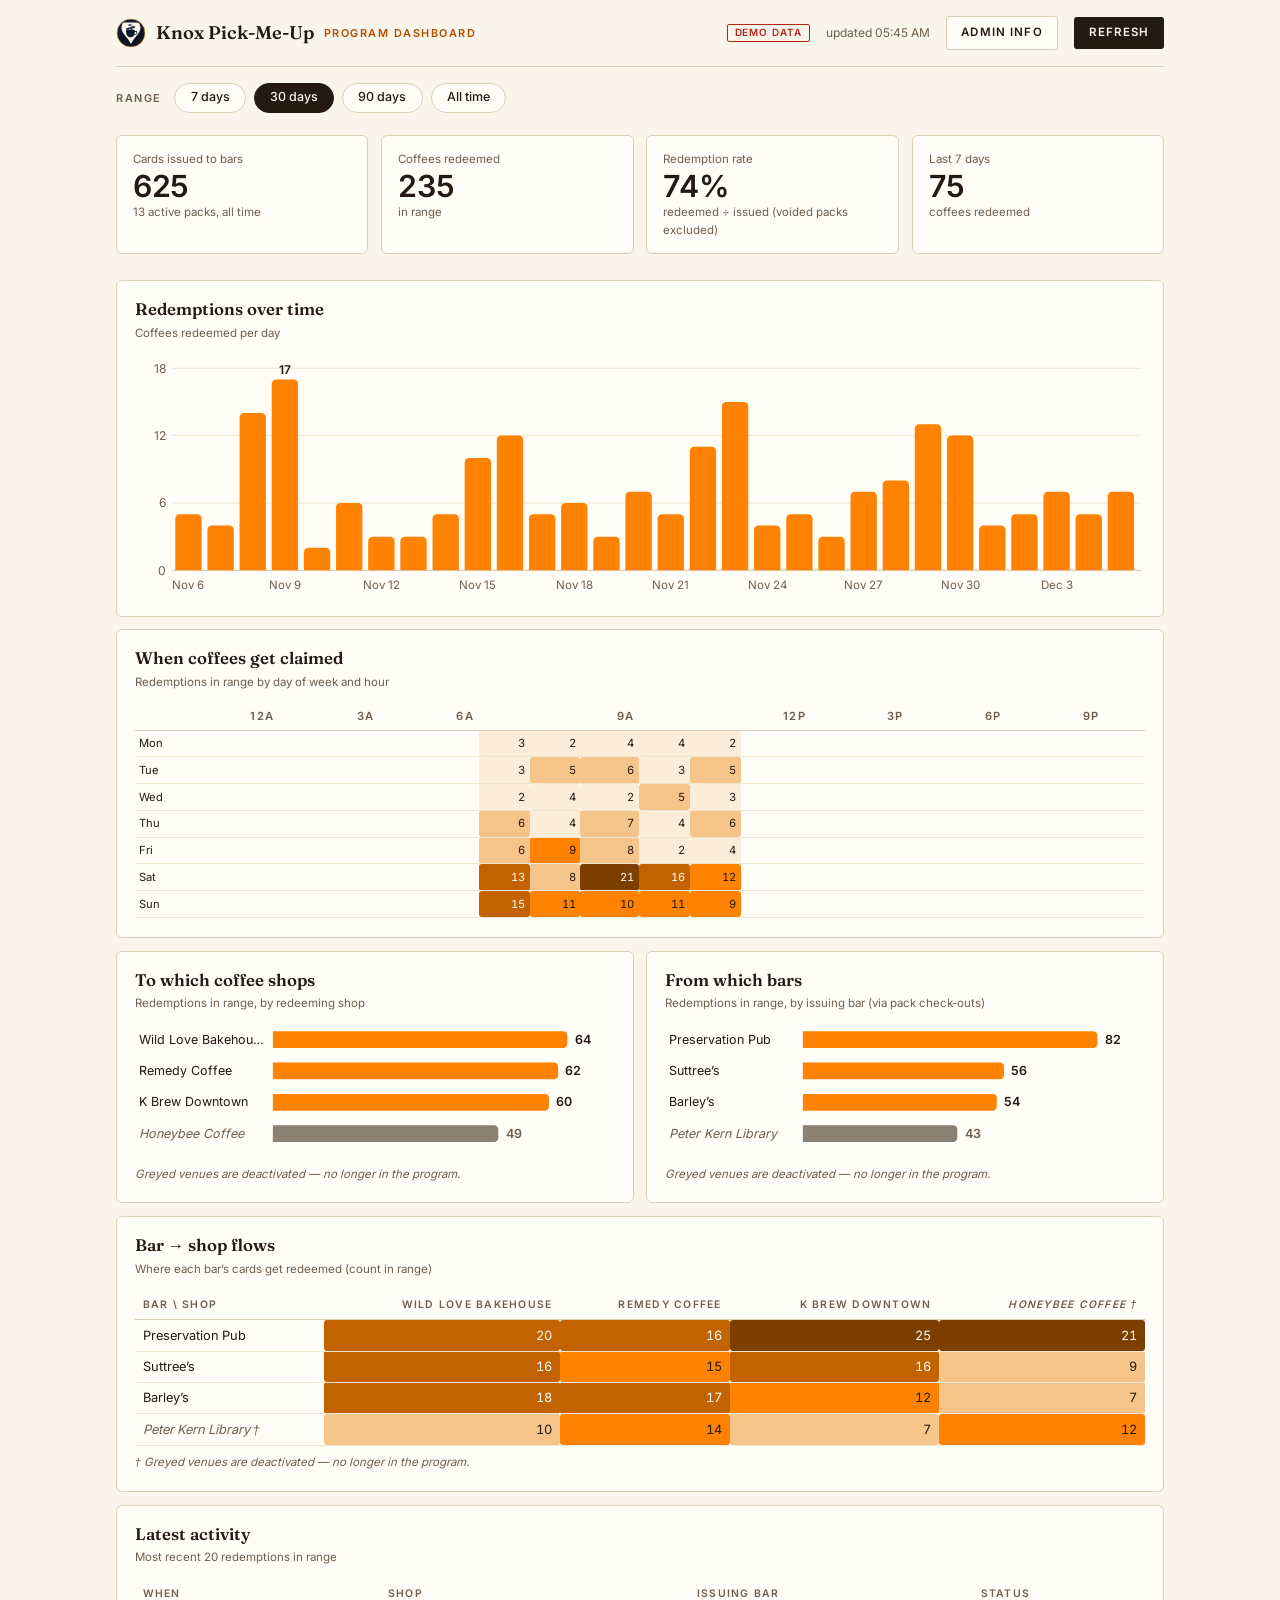
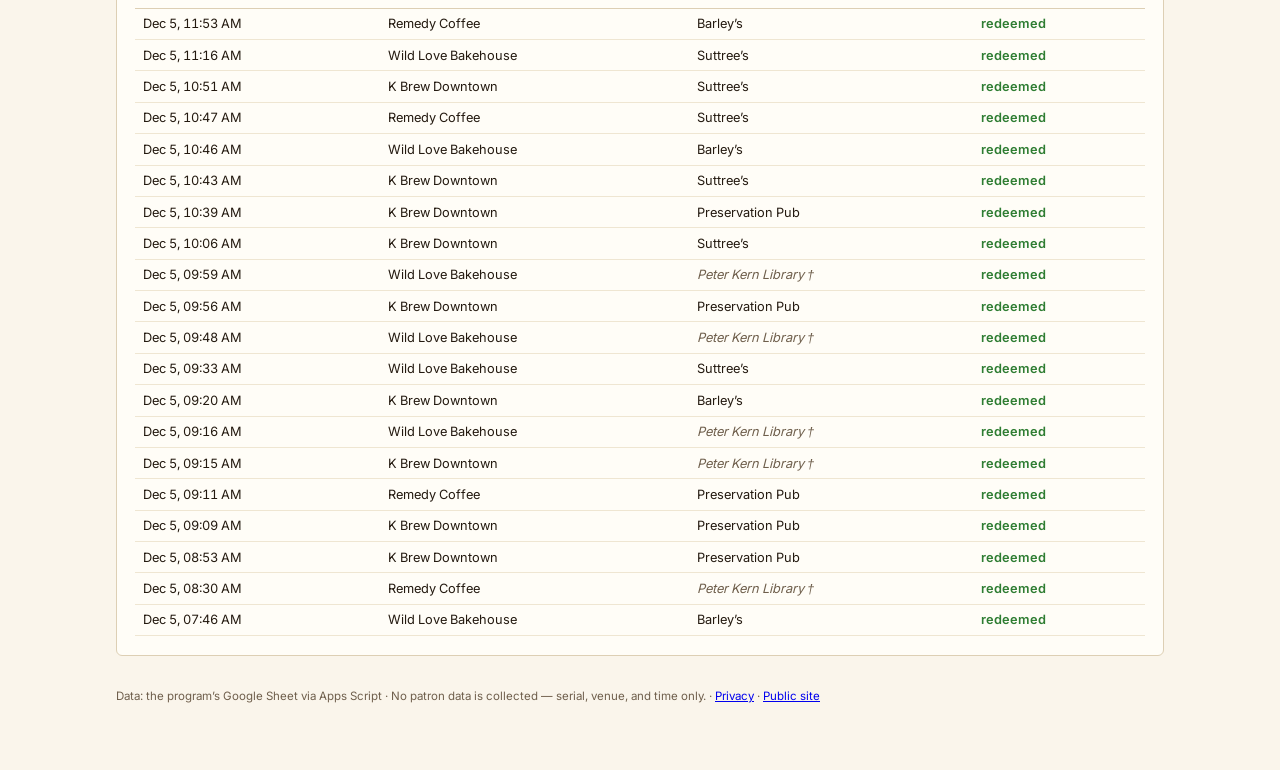
<file: dashboard/index.html>
<!DOCTYPE html>
<html lang="en">
<head>
<meta charset="UTF-8">
<meta name="viewport" content="width=device-width, initial-scale=1.0">
<title>Knox Pick-Me-Up — Program Dashboard</title>
<meta name="robots" content="noindex, nofollow">
<link rel="icon" type="image/svg+xml" href="../assets/favicon.svg">
<link rel="stylesheet" href="../assets/fonts/fonts.css">
<style>
  :root {
    --paper: #faf5eb; --paper-2: #f2e9d8; --ink: #241a10; --ink-2: #6f5f4c;
    --night: #101a30; --accent: #ff8200; --accent-ink: #b04e00;
    --rule: #ddcfb4; --grid: #efe6d2; --card: #fffdf7;
    --warn: #b04e00; --bad: #b3261e;
  }
  * { margin: 0; padding: 0; box-sizing: border-box; }
  body { font-family: 'Inter','Helvetica Neue',Arial,sans-serif; background: var(--paper); color: var(--ink); line-height: 1.5; font-size: .95rem; }
  .wrap { max-width: 68rem; margin: 0 auto; padding: 0 1.25rem 4rem; }
  header { display: flex; align-items: center; gap: .6rem; padding: 1rem 0; border-bottom: 1px solid var(--rule); flex-wrap: wrap; }
  header img { width: 1.9rem; height: 1.9rem; }
  header .name { font-family: 'Fraunces',Georgia,serif; font-weight: 600; font-size: 1.15rem; }
  header .tool { font-size: .68rem; font-weight: 600; letter-spacing: .14em; text-transform: uppercase; color: var(--accent-ink); }
  header .right { margin-left: auto; display: flex; gap: 1rem; align-items: center; font-size: .75rem; color: var(--ink-2); }
  button.btn { font: inherit; font-size: .72rem; font-weight: 600; letter-spacing: .1em; text-transform: uppercase; background: var(--ink); color: var(--paper); border: 0; border-radius: 3px; padding: .45rem .9rem; cursor: pointer; }
  .badge-demo { font-size: .62rem; font-weight: 600; letter-spacing: .1em; text-transform: uppercase; color: var(--bad); border: 1px solid var(--bad); border-radius: 2px; padding: .05rem .4rem; }

  .filters { display: flex; gap: .5rem; align-items: center; padding: 1rem 0; flex-wrap: wrap; }
  .filters .flabel { font-size: .68rem; font-weight: 600; letter-spacing: .14em; text-transform: uppercase; color: var(--ink-2); margin-right: .3rem; }
  .chip { font: inherit; font-size: .78rem; font-weight: 500; border: 1px solid var(--rule); background: var(--card); color: var(--ink); border-radius: 999px; padding: .3rem .95rem; cursor: pointer; }
  .chip[aria-pressed="true"] { background: var(--ink); color: var(--paper); border-color: var(--ink); }

  .tiles { display: grid; grid-template-columns: repeat(auto-fit, minmax(10rem, 1fr)); gap: .8rem; margin: .4rem 0 1.6rem; }
  .tile { background: var(--card); border: 1px solid var(--rule); border-radius: 6px; padding: .9rem 1rem; }
  .tile .tl { font-size: .72rem; color: var(--ink-2); }
  .tile .tv { font-weight: 600; font-size: 1.9rem; letter-spacing: -.01em; line-height: 1.2; }
  .tile .td { font-size: .72rem; color: var(--ink-2); }
  .tile.alert .tv { color: var(--bad); }
  .tile.warn .tv { color: var(--warn); }

  .grid2 { display: grid; grid-template-columns: 1fr 1fr; gap: .8rem; }
  @media (max-width: 800px) { .grid2 { grid-template-columns: 1fr; } }
  .grid3 { display: grid; grid-template-columns: repeat(3, 1fr); gap: .8rem; }
  @media (max-width: 800px) { .grid3 { grid-template-columns: 1fr; } }
  #adminsec { border-top: 2px solid var(--rule); padding-top: 1rem; margin-top: .4rem; }
  #adminsec .aslabel { font-size: .68rem; font-weight: 600; letter-spacing: .14em; text-transform: uppercase; color: var(--accent-ink); margin-bottom: .6rem; }
  #lastpackwarn, #dormantwarn { border-radius: 6px; padding: .8rem 1rem; margin-bottom: .8rem; font-size: .9rem; }
  #lastpackwarn { border: 1px solid var(--bad); background: #fdefee; }
  #lastpackwarn b { color: var(--bad); }
  #dormantwarn { border: 1px solid var(--warn); background: #fdf4e7; }
  #dormantwarn b { color: var(--warn); }
  #lastpackwarn .who, #dormantwarn .who { font-weight: 600; }
  .matrix.hm th, .matrix.hm td { padding: .28rem .3rem; font-size: .7rem; }
  button.btn.ghost { background: var(--card); color: var(--ink); border: 1px solid var(--rule); }
  button.btn.ghost[aria-pressed="true"] { background: var(--ink); color: var(--paper); border-color: var(--ink); }
  .panel { background: var(--card); border: 1px solid var(--rule); border-radius: 6px; padding: 1rem 1.1rem 1.2rem; margin-bottom: .8rem; }
  .panel h2 { font-family: 'Fraunces',Georgia,serif; font-weight: 600; font-size: 1.05rem; margin-bottom: .15rem; }
  .panel .sub { font-size: .72rem; color: var(--ink-2); margin-bottom: .8rem; }
  .panel svg { display: block; width: 100%; height: auto; }
  .empty { color: var(--ink-2); font-size: .82rem; padding: 1.2rem 0; }

  table { width: 100%; border-collapse: collapse; font-size: .8rem; }
  th { text-align: left; font-size: .65rem; font-weight: 600; letter-spacing: .12em; text-transform: uppercase; color: var(--ink-2); padding: .4rem .5rem; border-bottom: 1px solid var(--rule); }
  td { padding: .35rem .5rem; border-bottom: 1px solid var(--grid); font-variant-numeric: tabular-nums; }
  td.num, th.num { text-align: right; }
  .st { font-weight: 600; } .st.ok { color: #2e7d32; } .st.dup { color: var(--warn); } .st.void, .st.bad { color: var(--bad); }
  .matrix td.cell { text-align: right; border-radius: 3px; }
  .matrixwrap { overflow-x: auto; -webkit-overflow-scrolling: touch; }
  .matrix th, .matrix td { white-space: nowrap; }
  .matrix th:first-child, .matrix td:first-child {
    position: sticky; left: 0; background: var(--card);
    box-shadow: 2px 0 0 var(--grid);
  }

  .inote { font-size: .72rem; color: #6f5f4c; font-style: italic; margin-top: .55rem; }
  .matrix .inactive, td .inactive { color: #6f5f4c; font-style: italic; }
  .noscript-msg { margin: 1.5rem 0; padding: 1rem 1.15rem; border: 1px solid var(--rule);
                  border-radius: 8px; background: var(--card); color: var(--ink); font-size: .95rem; }
  #tip { position: fixed; pointer-events: none; background: var(--night); color: var(--paper); font-size: .75rem; padding: .35rem .6rem; border-radius: 4px; display: none; z-index: 10; max-width: 16rem; }
  footer { margin-top: 2rem; font-size: .72rem; color: var(--ink-2); }
  .linkbtn { font: inherit; background: none; border: 0; color: var(--accent-ink); text-decoration: underline; cursor: pointer; padding: 0; }
</style>
</head>
<body>
<div class="wrap">
  <header>
    <img src="../assets/logo-mark.svg" alt="">
    <span class="name">Knox Pick-Me-Up</span>
    <span class="tool">Program dashboard</span>
    <span class="right">
      <span class="badge-demo" id="demobadge" hidden>demo data</span>
      <span id="updated"></span>
      <button class="btn ghost" id="admintoggle" type="button" aria-pressed="false">Admin info</button>
      <button class="btn" id="refresh" type="button">Refresh</button>
    </span>
  </header>

  <noscript>
    <p class="noscript-msg">This dashboard needs JavaScript to load and chart the program&rsquo;s live
    metrics from its Google Sheet. Enable JavaScript, or ask the program lead for the numbers directly.</p>
  </noscript>

  <div id="app" hidden>
    <div class="filters" role="group" aria-label="Time range">
      <span class="flabel">Range</span>
      <button class="chip" data-days="7">7 days</button>
      <button class="chip" data-days="30" aria-pressed="true">30 days</button>
      <button class="chip" data-days="90">90 days</button>
      <button class="chip" data-days="0">All time</button>
    </div>

    <div class="tiles" id="tiles"></div>

    <div id="adminsec" hidden>
      <p class="aslabel">Admin info — integrity</p>
      <div id="lastpackwarn" hidden></div>
      <div id="dormantwarn" hidden></div>
      <div class="tiles" id="admintiles"></div>
      <div class="grid2">
        <div class="panel">
          <h2>Days of cards left</h2>
          <p class="sub">Cards remaining (at most) &divide; redemptions per day over the last two weeks, per active bar &mdash; shortest first</p>
          <div id="supply"></div>
        </div>
        <div class="panel">
          <h2>Monthly shop caps</h2>
          <p class="sub">This calendar month&rsquo;s redemptions against each shop&rsquo;s agreed cap</p>
          <div id="caps"></div>
        </div>
      </div>
      <div class="grid3">
        <div class="panel">
          <h2>Duplicate scans</h2>
          <p class="sub">Already-used cards shown again, per <span class="bucket-unit"></span></p>
          <div id="plot-dup"></div>
        </div>
        <div class="panel">
          <h2>Voided-pack attempts</h2>
          <p class="sub">Cards from voided packs refused, per <span class="bucket-unit"></span></p>
          <div id="plot-void"></div>
        </div>
        <div class="panel">
          <h2>Bad serials</h2>
          <p class="sub">Failed the check letter, per <span class="bucket-unit"></span></p>
          <div id="plot-bad"></div>
        </div>
      </div>
      <div class="grid2">
        <div class="panel">
          <h2>Redemption rate by bar</h2>
          <p class="sub">Share of each bar&rsquo;s assigned cards that have been redeemed (all time; voided packs excluded)</p>
          <div id="barrate"></div>
        </div>
        <div class="panel">
          <h2>Duplicate forensics</h2>
          <p class="sub">Refused duplicate scans in range, grouped by card serial</p>
          <div id="dupserials"></div>
        </div>
      </div>
    </div>

    <div class="panel">
      <h2>Redemptions over time</h2>
      <p class="sub" id="trend-sub"></p>
      <div id="trend"></div>
    </div>

    <div class="panel">
      <h2>When coffees get claimed</h2>
      <p class="sub">Redemptions in range by day of week and hour</p>
      <div id="heatmap"></div>
    </div>

    <div class="grid2">
      <div class="panel">
        <h2>To which coffee shops</h2>
        <p class="sub">Redemptions in range, by redeeming shop</p>
        <div id="byshop"></div>
      </div>
      <div class="panel">
        <h2>From which bars</h2>
        <p class="sub">Redemptions in range, by issuing bar (via pack check-outs)</p>
        <div id="bybar"></div>
      </div>
    </div>

    <div class="panel">
      <h2>Bar &rarr; shop flows</h2>
      <p class="sub">Where each bar&rsquo;s cards get redeemed (count in range)</p>
      <div id="matrix"></div>
    </div>

    <div class="panel">
      <h2>Latest activity</h2>
      <p class="sub">Most recent 20 scans in range (all statuses)</p>
      <div id="latest"></div>
    </div>
  </div>

  <footer>Data: the program&rsquo;s Google Sheet via Apps Script · No patron data is collected — serial, venue, and time only. · <a href="../privacy/">Privacy</a> · <a href="../">Public site</a></footer>
</div>
<div id="tip" role="tooltip"></div>

<script>
'use strict';
/* ================= CONFIG =================
   Same Apps Script web app as the redeem/ scanner (see design/LOGGING.md).
   This page is shareable by link — it shows venue names, timestamps, and
   counts only (never patron data). It is noindex'd, so the URL travels by
   word of mouth. With SCRIPT_URL empty it renders generated demo data. */
const SCRIPT_URL = '';
/* ========================================== */

const ACCENT = '#ff8200';
const PACK_SIZE = 50;   // default cards per pack (used when a feed lacks the serial range)
const RAMP = ['#fbedd8', '#f5c48a', '#ff8200', '#c26200', '#7d3f00'];
const $ = id => document.getElementById(id);
const demo = !SCRIPT_URL;
// DATA shapes (trailing fields are optional — older Apps Script deployments omit them):
//   redemptions: [iso, shop, status, bar, packSerial, serial]  (serial only on refused scans)
//   packs:       [iso, packSerial, bar, voided, firstCardSerial, lastCardSerial]
//   venues:      [slug, name, type, deactivated, monthlyCap]
let DATA = null;
let rangeDays = 30;

// pack size derived from its first/last card serials (8 digits at offset 10)
function packCards(p) {
  const a = Number(String(p[4] || '').slice(10, 18)), b = Number(String(p[5] || '').slice(10, 18));
  return a && b && b >= a ? b - a + 1 : PACK_SIZE;
}

/* ---------- demo data (deterministic) ---------- */
function demoData() {
  let s = 42; const rnd = () => (s = (s * 1103515245 + 12345) % 2147483648) / 2147483648;
  const shops = ['remedy', 'wild-love', 'k-brew', 'honeybee'];
  const bars = ['Preservation Pub', 'Barley’s', 'Suttree’s', 'Peter Kern Library'];
  const packSerial = n => 'KPMU-2026-P' + String(n).padStart(4, '0');
  const cardSerial = n => 'KPMU-2026-' + String(n).padStart(8, '0');
  // pack check-outs sized to each bar's demand so the data stays consistent
  // (each pack arrives before the previous one runs out)
  const schedule = [   // [days ago, bar, size?], oldest first
    [76, 'Preservation Pub'], [76, 'Barley’s'], [76, 'Suttree’s'], [76, 'Peter Kern Library'],
    [46, 'Preservation Pub'], [31, 'Preservation Pub'], [28, 'Barley’s'],
    [24, 'Boyd’s Jig & Reel'],   // new partner, slow to start issuing — stays dormant
    [23, 'Peter Kern Library'], [18, 'Suttree’s'], [17, 'Preservation Pub'],
    [3, 'Barley’s', 25],         // a half-size pack
  ];
  let card = 1;
  const packs = schedule.map(([d, bar, size], i) => {
    const n = size || PACK_SIZE;
    const row = [new Date(Date.now() - 86400000 * d).toISOString(), packSerial(81 + i), bar, '',
                 cardSerial(card), cardSerial(card + n - 1)];
    card += n;
    return row;
  });
  // a fresh, still-unopened pack for Suttree's (dated after the data window),
  // so it demonstrates a bar that is NOT running out
  packs.push([new Date(Date.now() + 86400000).toISOString(), packSerial(200), 'Suttree’s', '',
              cardSerial(card), cardSerial(card + PACK_SIZE - 1)]);
  // each redeemed card comes out of the bar's oldest checked-out pack that
  // still has cards left, so no pack ever redeems more than its size
  const packFill = new Map();
  const drawFrom = (bar, t) => {
    const open = packs
      .filter(p => p[2] === bar && !String(p[3]).trim() && new Date(p[0]) <= t)
      .sort((a, b) => (a[1] > b[1] ? 1 : -1))
      .find(p => (packFill.get(p[1]) || 0) < packCards(p));
    if (!open) return '';
    packFill.set(open[1], (packFill.get(open[1]) || 0) + 1);
    return open[1];
  };
  // Illustrative DEMO roster only (shown behind the "demo data" badge) — it is
  // NOT a source of truth. The live roster is the Sheet's Venues tab; the two
  // editable HTML rosters are in index.html and redeem/index.html. See
  // design/LOGGING.md §I.
  const venues = [
    ['remedy', 'Remedy Coffee', 'shop', '', 80],
    ['wild-love', 'Wild Love Bakehouse', 'shop', '', 60],
    ['k-brew', 'K Brew Downtown', 'shop', '', 40],
    ['honeybee', 'Honeybee Coffee', 'shop', 'left 7/1', ''],
    ['', 'Preservation Pub', 'bar', '', ''],
    ['', 'Barley’s', 'bar', '', ''],
    ['', 'Suttree’s', 'bar', '', ''],
    ['', 'Peter Kern Library', 'bar', 'left 7/10', ''],
    ['', 'Boyd’s Jig & Reel', 'bar', '', ''],
  ];
  const reds = [];
  for (let d = 75; d >= 0; d--) {
    const day = new Date(Date.now() - d * 86400000);
    const dow = day.getDay();
    const n = Math.round((dow === 0 || dow === 6 ? 7 : 2.5) * (0.5 + rnd()) * (1 + (75 - d) / 60));
    for (let i = 0; i < n; i++) {
      const t = new Date(day); t.setHours(7 + Math.floor(rnd() * 5), Math.floor(rnd() * 60));
      const status = rnd() < 0.045 ? 'dup' : (rnd() < 0.012 ? 'void' : (rnd() < 0.008 ? 'bad' : 'ok'));
      const bar = bars[Math.floor(Math.pow(rnd(), 1.4) * bars.length)];
      reds.push([t.toISOString(), shops[Math.floor(rnd() * shops.length)], status,
                 bar, status === 'ok' ? drawFrom(bar, t) : '', '']);
    }
  }
  // refused duplicates carry their (already-burned) card serial; craft the
  // archetypes the forensics panel tells apart, in the recent-data window
  const dups = reds.filter(r => r[2] === 'dup');
  dups.forEach((r, i) => { r[5] = cardSerial(4100 + i) + 'K'; });
  const L = dups.length;
  if (L >= 8) {
    // a photographed card turning up at three different shops (suspicious)
    [dups[L - 1], dups[L - 3], dups[L - 5]].forEach((r, i) => { r[5] = dups[L - 1][5]; r[1] = shops[i]; });
    // the same card tried again days later at one shop (worth a look)
    dups[L - 7][5] = dups[L - 2][5]; dups[L - 7][1] = dups[L - 2][1];
    // a register double-scan: same shop, minutes apart (benign)
    dups[L - 6][5] = dups[L - 4][5]; dups[L - 6][1] = dups[L - 4][1];
    dups[L - 6][0] = new Date(new Date(dups[L - 4][0]).getTime() + 4 * 60000).toISOString();
  }
  return { redemptions: reds, packs, venues };
}

/* ---------- data ---------- */
async function load() {
  $('updated').textContent = 'loading…';
  try {
    DATA = demo ? demoData()
      : await (await fetch(SCRIPT_URL + '?action=stats')).json();
    render();
    $('app').hidden = false;   // reveal only once there's data to show
    $('updated').textContent = 'updated ' + new Date().toLocaleTimeString([], {hour:'2-digit',minute:'2-digit'});
  } catch (e) {
    // keep the panels hidden rather than showing a page of blanks; offer a
    // real retry control
    $('app').hidden = true;
    $('updated').innerHTML = 'could not reach the data — ';
    const b = document.createElement('button');
    b.className = 'linkbtn'; b.type = 'button'; b.textContent = 'retry';
    b.addEventListener('click', load);
    $('updated').appendChild(b);
  }
}

function inRange(iso) {
  if (!rangeDays) return true;
  return (Date.now() - new Date(iso).getTime()) <= rangeDays * 86400000;
}

/* ---------- svg helpers ---------- */
const NS = 'http://www.w3.org/2000/svg';
function el(name, attrs, parent) {
  const n = document.createElementNS(NS, name);
  for (const k in attrs) n.setAttribute(k, attrs[k]);
  if (parent) parent.appendChild(n);
  return n;
}
function txt(node, s) { node.textContent = s; return node; }
/* Escape untrusted strings (venue names, slugs, serials — anything that
   arrives via the Sheet) before they touch an HTML string. Charts and the
   tooltip already go through textContent/setAttribute and are safe. */
function esc(v) {
  return String(v).replace(/[&<>"']/g, c => ({'&':'&amp;','<':'&lt;','>':'&gt;','"':'&quot;',"'":'&#39;'}[c]));
}
const tip = $('tip');
function hover(node, html) {
  // Give the element a native accessible name + tooltip so the value is
  // reachable without a mouse (screen readers, keyboard focus), on top of the
  // positioned visual tip below. SVG shapes take a <title> child; the heatmap
  // cells (HTML <td>) take a title attribute.
  if (node.namespaceURI && node.namespaceURI.indexOf('svg') !== -1) {
    const t = document.createElementNS(node.namespaceURI, 'title');
    t.textContent = html; node.insertBefore(t, node.firstChild);
  } else {
    node.setAttribute('title', html);
  }
  node.addEventListener('mousemove', e => {
    tip.style.display = 'block'; tip.textContent = html;
    tip.style.left = Math.min(e.clientX + 12, innerWidth - 180) + 'px';
    tip.style.top = (e.clientY + 14) + 'px';
  });
  node.addEventListener('mouseleave', () => tip.style.display = 'none');
}

/* Column chart: buckets = [{label, value}] */
function columns(host, buckets, unit, opts) {
  const color = (opts && opts.color) || ACCENT;
  const name = (opts && opts.name) || 'Redemptions';
  host.innerHTML = '';
  if (!buckets.length) { host.innerHTML = '<p class="empty">Nothing in this range yet.</p>'; return; }
  const W = 920, H = (opts && opts.h) || 220, padL = 34, padB = 24, padT = 12;
  const max = Math.max(1, ...buckets.map(b => b.value));
  const step = Math.max(1, Math.ceil(max / 3));
  const top = step * 3 >= max ? step * 3 : step * 4;
  const svg = el('svg', { viewBox: `0 0 ${W} ${H}`, role: 'img', 'aria-label': name + ' per ' + unit });
  for (let g = 0; g <= 3; g++) {
    const y = padT + (H - padB - padT) * (1 - g / 3);
    el('line', { x1: padL, x2: W - 4, y1: y, y2: y, stroke: g === 0 ? '#ddcfb4' : '#efe6d2', 'stroke-width': 1 }, svg);
    txt(el('text', { x: padL - 6, y: y + 4, 'text-anchor': 'end', 'font-size': 11, fill: '#6f5f4c' }, svg), g * top / 3);
  }
  const bw = Math.min(24, (W - padL - 8) / buckets.length - 2);
  buckets.forEach((b, i) => {
    const x = padL + (W - padL - 8) * (i + 0.5) / buckets.length - bw / 2;
    const h = (H - padB - padT) * (b.value / top);
    const y = H - padB - h;
    const r = Math.min(4, bw / 2, h);
    const bar = el('path', {
      d: `M${x} ${H - padB} v${-(h - r)} a${r} ${r} 0 0 1 ${r} ${-r} h${bw - 2 * r} a${r} ${r} 0 0 1 ${r} ${r} v${h - r} Z`,
      fill: color }, svg);
    hover(bar, `${b.label}: ${b.value}`);
    if (b.value === max && b.value > 0)
      txt(el('text', { x: x + bw / 2, y: y - 5, 'text-anchor': 'middle', 'font-size': 11, 'font-weight': 600, fill: '#241a10' }, svg), b.value);
    if (buckets.length <= 16 || i % Math.ceil(buckets.length / 12) === 0)
      txt(el('text', { x: x + bw / 2, y: H - 7, 'text-anchor': 'middle', 'font-size': 10.5, fill: '#6f5f4c' }, svg), b.label);
  });
  host.appendChild(svg);
}

/* Horizontal ranked bars: rows = [{label, value}] */
function hbars(host, rows, opts) {
  opts = opts || {};
  host.innerHTML = '';
  if (!rows.length) { host.innerHTML = '<p class="empty">Nothing in this range yet.</p>'; return; }
  const W = 460, rowH = 30, padL = 4, labelW = 132;
  const H = rows.length * rowH + 6;
  const fmt = opts.fmt || (v => v);
  const max = opts.max || Math.max(1, ...rows.map(r => r.value));
  const svg = el('svg', { viewBox: `0 0 ${W} ${H}`, role: 'img', 'aria-label': 'Ranked totals' });
  rows.forEach((r, i) => {
    const y = i * rowH + 6;
    const ink = r.inactive ? '#6f5f4c' : '#241a10';
    const lbl = txt(el('text', { x: padL, y: y + 12, 'font-size': 12, fill: ink }, svg),
        r.label.length > 18 ? r.label.slice(0, 17) + '…' : r.label);
    if (r.inactive) lbl.setAttribute('font-style', 'italic');
    const bw = Math.max(2, (W - labelW - 46) * Math.min(r.value / max, 1));
    const bar = el('path', {
      d: `M${labelW} ${y} h${Math.max(0, bw - 4)} a4 4 0 0 1 4 4 v8 a4 4 0 0 1 -4 4 h${-Math.max(0, bw - 4)} Z`,
      fill: r.inactive ? '#8a8172' : ACCENT }, svg);
    hover(bar, `${r.label}: ${r.hint || fmt(r.value)}` + (r.inactive ? ' — deactivated (historical)' : ''));
    txt(el('text', { x: labelW + bw + 7, y: y + 12, 'font-size': 12, 'font-weight': 600, fill: ink }, svg), fmt(r.value));
  });
  host.appendChild(svg);
  if (rows.some(r => r.inactive)) host.insertAdjacentHTML('beforeend', INOTE);
}

/* ---------- render ---------- */
/* venue roster: display names + deactivation state.
   Shops are matched by slug; bars by display name (as set at pack check-out). */
function venueList() {
  return (DATA.venues || []).map(v => ({
    slug: String(v[0] || '').toLowerCase(), name: String(v[1] || ''),
    type: String(v[2] || '').toLowerCase(), off: String(v[3] || '').trim() !== '',
    cap: Number(v[4]) || 0
  }));
}
function shopInfo(slug) {
  const v = venueList().find(x => x.slug === slug && x.slug);
  return { name: v ? v.name : slug, off: !!(v && v.off) };
}
function barInfo(name) {
  const v = venueList().find(x => x.name === name);
  return { name, off: !!(v && v.off) };
}
const INOTE = '<p class="inote">Greyed venues are deactivated — no longer in the program.</p>';

function tile(label, value, detail, cls) {
  return `<div class="tile ${cls || ''}"><div class="tl">${label}</div><div class="tv">${value}</div><div class="td">${detail || ''}</div></div>`;
}
function count(arr, f) { return arr.reduce((n, r) => n + (f(r) ? 1 : 0), 0); }

function render() {
  const reds = DATA.redemptions.filter(r => inRange(r[0]));
  const ok = reds.filter(r => r[2] === 'ok');
  const dups = count(reds, r => r[2] === 'dup');
  const voids = count(reds, r => r[2] === 'void');
  const bads = count(reds, r => r[2] === 'bad');
  // exclude voided packs from "issued" so the public rate matches the admin
  // "rate by bar" (which also excludes voided) — a voided pack's cards can't
  // be redeemed, so counting them would deflate the rate two different ways
  const livePacksAll = DATA.packs.filter(p => !String(p[3] || '').trim());
  const voidedCount = DATA.packs.length - livePacksAll.length;
  const issued = livePacksAll.reduce((n, p) => n + packCards(p), 0);
  const okAll = count(DATA.redemptions, r => r[2] === 'ok');
  const rate = issued ? Math.round(okAll / issued * 100) : null;
  const last7 = count(DATA.redemptions, r => r[2] === 'ok' && (Date.now() - new Date(r[0])) <= 7 * 86400000);

  $('tiles').innerHTML =
    tile('Cards issued to bars', issued.toLocaleString(), livePacksAll.length + ' active packs' + (voidedCount ? ' · ' + voidedCount + ' voided' : '') + ', all time') +
    tile('Coffees redeemed', ok.length.toLocaleString(), 'in range') +
    tile('Redemption rate', rate === null ? '—' : rate + '%', 'redeemed ÷ issued (voided packs excluded)') +
    tile('Last 7 days', last7.toLocaleString(), 'coffees redeemed');

  $('admintiles').innerHTML =
    tile('Duplicate attempts', dups.toLocaleString(), 'already-used cards shown again', dups ? 'warn' : '') +
    tile('Voided-pack attempts', voids.toLocaleString(), 'refused at the register', voids ? 'alert' : '') +
    tile('Bad-serial attempts', bads.toLocaleString(), 'failed the check letter', bads ? 'alert' : '');

  // shared bucketing: daily for <=31-day ranges, else weekly
  const days = rangeDays || Math.ceil((Date.now() - Math.min(...DATA.redemptions.map(r => +new Date(r[0])), Date.now())) / 86400000);
  const byDay = days <= 31;
  const nb = byDay ? days : Math.ceil(days / 7);
  const bucketize = rows => {
    const buckets = [];
    for (let i = nb - 1; i >= 0; i--) {
      const start = new Date(Date.now() - (i + 1) * (byDay ? 1 : 7) * 86400000);
      const end = new Date(Date.now() - i * (byDay ? 1 : 7) * 86400000);
      buckets.push({
        label: (byDay ? end : start).toLocaleDateString([], { month: 'short', day: 'numeric' }),
        value: count(rows, r => { const t = new Date(r[0]); return t > start && t <= end; })
      });
    }
    return buckets;
  };
  const unit = byDay ? 'day' : 'week';
  $('trend-sub').textContent = 'Coffees redeemed per ' + unit;
  columns($('trend'), bucketize(ok), unit);

  // day-of-week × hour heatmap of redemptions
  {
    const DOWL = ['Mon', 'Tue', 'Wed', 'Thu', 'Fri', 'Sat', 'Sun'];
    const grid = Array.from({ length: 7 }, () => new Array(24).fill(0));
    let hmax = 0;
    ok.forEach(r => {
      const t = new Date(r[0]);
      hmax = Math.max(hmax, ++grid[(t.getDay() + 6) % 7][t.getHours()]);
    });
    if (!hmax) $('heatmap').innerHTML = '<p class="empty">Nothing in this range yet.</p>';
    else {
      const hlab = h => (h % 12 || 12) + (h % 24 < 12 ? 'a' : 'p');
      let h = '<div class="matrixwrap"><table class="matrix hm"><tr><th></th>' +
        Array.from({ length: 24 }, (_, i) => `<th class="num">${i % 3 === 0 ? hlab(i) : ''}</th>`).join('') + '</tr>';
      grid.forEach((row, d) => {
        h += `<tr><td>${DOWL[d]}</td>` + row.map((v, hr) => {
          const step = v === 0 ? -1 : Math.min(4, Math.floor(v / hmax * 4.999));
          const bg = step < 0 ? 'transparent' : RAMP[step];
          const fg = step >= 3 ? '#fffdf7' : '#241a10';
          return `<td class="cell" data-t="${DOWL[d]} ${hlab(hr)}–${hlab((hr + 1) % 24)}: ${v}" style="background:${bg};color:${fg}">${v || ''}</td>`;
        }).join('') + '</tr>';
      });
      $('heatmap').innerHTML = h + '</table></div>';
      $('heatmap').querySelectorAll('td.cell').forEach(td => hover(td, td.dataset.t));
    }
  }
  // admin spike plots, one per integrity status
  document.querySelectorAll('.bucket-unit').forEach(e => e.textContent = unit);
  columns($('plot-dup'), bucketize(reds.filter(r => r[2] === 'dup')), unit, { color: '#b04e00', name: 'Duplicate scans', h: 170 });
  columns($('plot-void'), bucketize(reds.filter(r => r[2] === 'void')), unit, { color: '#b3261e', name: 'Voided-pack attempts', h: 170 });
  columns($('plot-bad'), bucketize(reds.filter(r => r[2] === 'bad')), unit, { color: '#b3261e', name: 'Bad serials', h: 170 });

  const tally = (rows, idx, fallback) => {
    const m = new Map();
    rows.forEach(r => { const k = r[idx] || fallback; m.set(k, (m.get(k) || 0) + 1); });
    return [...m.entries()].sort((a, b) => b[1] - a[1]).map(([label, value]) => ({ label, value }));
  };
  hbars($('byshop'), tally(ok, 1, '(unknown shop)').map(r => {
    const v = shopInfo(r.label); return { label: v.name, value: r.value, inactive: v.off };
  }));
  hbars($('bybar'), tally(ok, 3, '(pack not checked out)').map(r => {
    const v = barInfo(r.label); return { label: v.name, value: r.value, inactive: v.off };
  }));

  // ----- admin: supply outlook, integrity forensics, caps -----
  if (adminOn) {
    const packOk = new Map();       // pack serial -> ok redemptions, all time
    DATA.redemptions.forEach(r => {
      if (r[2] === 'ok' && r[4]) packOk.set(r[4], (packOk.get(r[4]) || 0) + 1);
    });
    const livePacks = (DATA.packs || [])
      .filter(p => String(p[2] || '') && String(p[3] || '').trim() === '');

    // resupply — more than half of the bar's newest pack has already been
    // REDEEMED. Each ok redemption consumes a distinct card, so this is a
    // hard lower bound on depletion: the bar is guaranteed >50% through its
    // last assigned pack (hand-outs run ahead of redemptions).
    const latestPack = new Map();   // bar -> newest non-voided pack row
    livePacks.forEach(p => {
      const bar = String(p[2]);
      if (!latestPack.has(bar) || String(p[1]) > String(latestPack.get(bar)[1])) latestPack.set(bar, p);
    });
    const onLast = [...latestPack.values()]
      .map(p => ({ ...barInfo(String(p[2])), used: packOk.get(String(p[1])) || 0, size: packCards(p) }))
      .filter(v => !v.off && v.used > v.size / 2)
      .sort((a, b) => b.used / b.size - a.used / a.size);
    const w = $('lastpackwarn');
    if (onLast.length) {
      w.hidden = false;
      const names = onLast.map(v =>
        '<span class="who">' + esc(v.name) + '</span> (' + v.used + ' of ' + v.size + ' redeemed)').join(', ');
      w.innerHTML = '<b>⚠ Resupply needed.</b> More than half of the last assigned pack is'
        + ' provably used up for ' + names + ' — and hand-outs run ahead of redemptions,'
        + ' so they are even further along. Check a new pack out to them soon.';
    } else {
      w.hidden = true;
    }

    // dormant packs — checked out 3+ weeks ago, zero redemptions so far:
    // probably in a storeroom, lost, or the bar has stopped issuing
    const dormant = livePacks
      .map(p => ({ p, bar: barInfo(String(p[2])),
                   age: Math.floor((Date.now() - new Date(p[0])) / 86400000) }))
      .filter(x => !x.bar.off && x.age >= 21 && !(packOk.get(String(x.p[1])) || 0))
      .sort((a, b) => b.age - a.age);
    const dw = $('dormantwarn');
    if (dormant.length) {
      dw.hidden = false;
      dw.innerHTML = '<b>Dormant packs.</b> ' + dormant.map(x =>
        '<span class="who">' + esc(x.bar.name) + '</span> — pack …' + esc(String(x.p[1]).slice(-4))
        + ' checked out ' + x.age + ' days ago, no redemptions yet').join('; ')
        + '. It may be sitting in a storeroom, lost, or the bar stopped issuing — worth a check-in.';
    } else {
      dw.hidden = true;
    }

    // per-bar all-time totals shared by the supply and rate charts
    const assigned = new Map();     // bar -> non-voided cards out there
    livePacks.forEach(p => {
      const bar = String(p[2]);
      assigned.set(bar, (assigned.get(bar) || 0) + packCards(p));
    });
    const redeemedAll = new Map();
    DATA.redemptions.forEach(r => {
      if (r[2] === 'ok' && r[3]) redeemedAll.set(r[3], (redeemedAll.get(r[3]) || 0) + 1);
    });

    // days of cards left — (assigned − redeemed) is the MOST a bar can have
    // in hand; burn rate is trailing-two-week redemptions per day
    const burn = new Map();
    DATA.redemptions.forEach(r => {
      if (r[2] === 'ok' && r[3] && (Date.now() - new Date(r[0])) <= 14 * 86400000)
        burn.set(r[3], (burn.get(r[3]) || 0) + 1 / 14);
    });
    const supplyRows = [], quiet = [];
    for (const [bar, cards] of assigned) {
      const v = barInfo(bar);
      if (v.off) continue;
      const left = Math.max(0, cards - (redeemedAll.get(bar) || 0));
      const b = burn.get(bar) || 0;
      if (!b) { quiet.push(v.name); continue; }
      const days = Math.round(left / b);
      supplyRows.push({ label: v.name, value: days,
        hint: '≈' + days + ' days — at most ' + left + ' cards left, ' + b.toFixed(1) + ' redeemed/day' });
    }
    supplyRows.sort((a, b) => a.value - b.value);
    hbars($('supply'), supplyRows, { fmt: v => '≈' + v + 'd' });
    if (quiet.length) $('supply').insertAdjacentHTML('beforeend',
      '<p class="inote">No redemptions in the last two weeks (no estimate): ' + quiet.join(', ') + '</p>');

    // redemption rate by bar — redeemed / non-voided assigned cards, all time
    const rateRows = [...assigned.entries()].map(([bar, cards]) => {
      const red = redeemedAll.get(bar) || 0;
      const v = barInfo(bar);
      return { label: v.name, value: Math.round(red / cards * 100), inactive: v.off,
               hint: red + ' of ' + cards + ' cards (' + Math.round(red / cards * 100) + '%)' };
    }).sort((a, b) => b.value - a.value);
    hbars($('barrate'), rateRows, { max: 100, fmt: v => v + '%' });

    // monthly shop caps — this calendar month's redemptions vs the agreed cap
    const m0 = new Date(); m0.setDate(1); m0.setHours(0, 0, 0, 0);
    const monthOk = new Map();
    DATA.redemptions.forEach(r => {
      if (r[2] === 'ok' && new Date(r[0]) >= m0) monthOk.set(r[1], (monthOk.get(r[1]) || 0) + 1);
    });
    const capRows = [], uncapped = [];
    venueList().filter(v => v.type === 'shop' && !v.off).forEach(v => {
      const used = monthOk.get(v.slug) || 0;
      if (!v.cap) { uncapped.push(v.name); return; }
      const pct = Math.round(used / v.cap * 100);
      capRows.push({ label: v.name, value: pct,
        hint: used + ' of ' + v.cap + ' this month (' + pct + '%)' });
    });
    capRows.sort((a, b) => b.value - a.value);
    hbars($('caps'), capRows, { max: 100, fmt: v => v + '%' });
    if (uncapped.length) $('caps').insertAdjacentHTML('beforeend',
      '<p class="inote">No cap set: ' + uncapped.join(', ') + '</p>');

    // duplicate forensics — the same refused serial at several shops means a
    // copied or photographed card is circulating; quick same-shop repeats are
    // just a register double-scan
    const dupRows = reds.filter(r => r[2] === 'dup');
    const withSerial = dupRows.filter(r => r[5]);
    const host = $('dupserials');
    if (!dupRows.length) host.innerHTML = '<p class="empty">No duplicate scans in this range.</p>';
    else if (!withSerial.length) host.innerHTML =
      '<p class="empty">The data feed doesn&rsquo;t carry serials for refused scans yet — redeploy the Apps Script (design/LOGGING.md) to enable this.</p>';
    else {
      const bySerial = new Map();
      withSerial.forEach(r => {
        if (!bySerial.has(r[5])) bySerial.set(r[5], []);
        bySerial.get(r[5]).push(r);
      });
      const sus = []; let benign = 0;
      for (const [serial, rows] of bySerial) {
        const shopsHit = [...new Set(rows.map(r => r[1]))];
        const ts = rows.map(r => +new Date(r[0]));
        const spanMin = (Math.max(...ts) - Math.min(...ts)) / 60000;
        if (shopsHit.length > 1)
          sus.push({ serial, rows, shopsHit, bad: true,
                     note: 'tried at ' + shopsHit.length + ' different shops — a copied or photographed card' });
        else if (rows.length > 1 && spanMin > 60)
          sus.push({ serial, rows, shopsHit, bad: false,
                     note: 'tried ' + rows.length + ' times, ' + (spanMin > 2880
                       ? Math.round(spanMin / 1440) + ' days' : Math.round(spanMin / 60) + ' h') + ' apart, at one shop' });
        else benign += rows.length;
      }
      sus.sort((a, b) => (b.bad - a.bad) || (b.rows.length - a.rows.length));
      host.innerHTML = (sus.length
        ? '<table><tr><th>Serial</th><th class="num">Attempts</th><th>Where</th><th>Reading</th></tr>' +
          sus.map(x => `<tr><td>…${esc(x.serial.slice(-9))}</td><td class="num">${x.rows.length}</td>` +
            `<td>${x.shopsHit.map(sl => esc(shopInfo(sl).name)).join(', ')}</td>` +
            `<td class="st ${x.bad ? 'bad' : 'dup'}">${x.note}</td></tr>`).join('') + '</table>'
        : '<p class="empty">No suspicious duplicates in this range.</p>')
        + (benign ? '<p class="inote">' + benign + ' other duplicate scan' + (benign === 1 ? '' : 's')
                    + ' look like register double-scans (same shop, within the hour).</p>' : '');
    }
  }

  // bar -> shop matrix — every business, sorted by volume; the wrapper scrolls
  const shops = tally(ok, 1, '(unknown)').map(r => r.label);
  const bars = tally(ok, 3, '(unassigned)').map(r => r.label);
  if (!shops.length) { $('matrix').innerHTML = '<p class="empty">Nothing in this range yet.</p>'; }
  else {
    const cellCount = {};
    let cmax = 1;
    ok.forEach(r => {
      const k = (r[3] || '(unassigned)') + '|' + (r[1] || '(unknown)');
      cellCount[k] = (cellCount[k] || 0) + 1; cmax = Math.max(cmax, cellCount[k]);
    });
    const shopHead = s => { const v = shopInfo(s); return `<th class="num${v.off ? ' inactive' : ''}"${v.off ? ' title="deactivated"' : ''}>${esc(v.name)}${v.off ? ' †' : ''}</th>`; };
    const barHead = b => { const v = barInfo(b); return `<td class="${v.off ? 'inactive' : ''}"${v.off ? ' title="deactivated"' : ''}>${esc(v.name)}${v.off ? ' †' : ''}</td>`; };
    let h = '<div class="matrixwrap"><table class="matrix"><tr><th>Bar \\ Shop</th>' + shops.map(shopHead).join('') + '</tr>';
    for (const b of bars) {
      h += `<tr>${barHead(b)}` + shops.map(s => {
        const v = cellCount[b + '|' + s] || 0;
        const step = v === 0 ? -1 : Math.min(4, Math.floor(v / cmax * 4.999));
        const bg = step < 0 ? 'transparent' : RAMP[step];
        const fg = step >= 3 ? '#fffdf7' : '#241a10';
        return `<td class="cell" data-t="${esc(b)} → ${esc(s)}: ${v}" style="background:${bg};color:${fg}">${v || ''}</td>`;
      }).join('') + '</tr>';
    }
    const anyOff = shops.some(x => shopInfo(x).off) || bars.some(x => barInfo(x).off);
    $('matrix').innerHTML = h + '</table></div>' + (anyOff ? INOTE.replace('Greyed venues are', '† Greyed venues are') : '');
    $('matrix').querySelectorAll('td.cell').forEach(td => hover(td, td.dataset.t));
  }

  // latest table — public view shows redemptions only; admin view shows all statuses
  const latestSrc = adminOn ? reds : reds.filter(r => r[2] === 'ok');
  document.querySelector('#latest').previousElementSibling.textContent =
    adminOn ? 'Most recent 20 scans in range (all statuses)' : 'Most recent 20 redemptions in range';
  const latest = [...latestSrc].sort((a, b) => new Date(b[0]) - new Date(a[0])).slice(0, 20);
  const vcell = info => info.off
    ? `<span class="inactive" title="deactivated">${esc(info.name)} †</span>` : esc(info.name);
  $('latest').innerHTML = '<table><tr><th>When</th><th>Shop</th><th>Issuing bar</th><th>Status</th></tr>' +
    latest.map(r => `<tr><td>${new Date(r[0]).toLocaleString([], {month:'short',day:'numeric',hour:'2-digit',minute:'2-digit'})}</td>` +
      `<td>${r[1] ? vcell(shopInfo(r[1])) : ''}</td><td>${r[3] ? vcell(barInfo(r[3])) : '—'}</td>` +
      `<td class="st ${esc(r[2])}">${{ok:'redeemed',dup:'duplicate',void:'voided pack',bad:'invalid serial'}[r[2]] || esc(r[2])}</td></tr>`).join('') +
    '</table>';
}

/* ---------- wiring ---------- */
let adminOn = localStorage.getItem('kpmu-admin') === '1';
function applyAdmin() {
  $('adminsec').hidden = !adminOn;
  $('admintoggle').setAttribute('aria-pressed', String(adminOn));
}
$('admintoggle').addEventListener('click', () => {
  adminOn = !adminOn;
  localStorage.setItem('kpmu-admin', adminOn ? '1' : '0');
  applyAdmin();
  if (DATA) render();
});
applyAdmin();

document.querySelectorAll('.chip').forEach(c => c.addEventListener('click', () => {
  document.querySelectorAll('.chip').forEach(x => x.setAttribute('aria-pressed', 'false'));
  c.setAttribute('aria-pressed', 'true');
  rangeDays = Number(c.dataset.days);
  if (DATA) render(); else load();   // no crash if clicked before/without data
}));
$('refresh').addEventListener('click', load);
setInterval(load, 5 * 60 * 1000);

if (demo) $('demobadge').hidden = false;
load();   // reveals #app on success; keeps it hidden with a retry on failure
</script>
<!-- Cloudflare Web Analytics — cookieless, aggregate page views only (no cookies,
     no fingerprinting, no per-person or cross-site tracking). -->
<script type="module" src="https://static.cloudflareinsights.com/beacon.min.js"
        data-cf-beacon='{"token": "7abf399dc7a140e195d512cd1d368c07"}'></script>
</body>
</html>
</file>
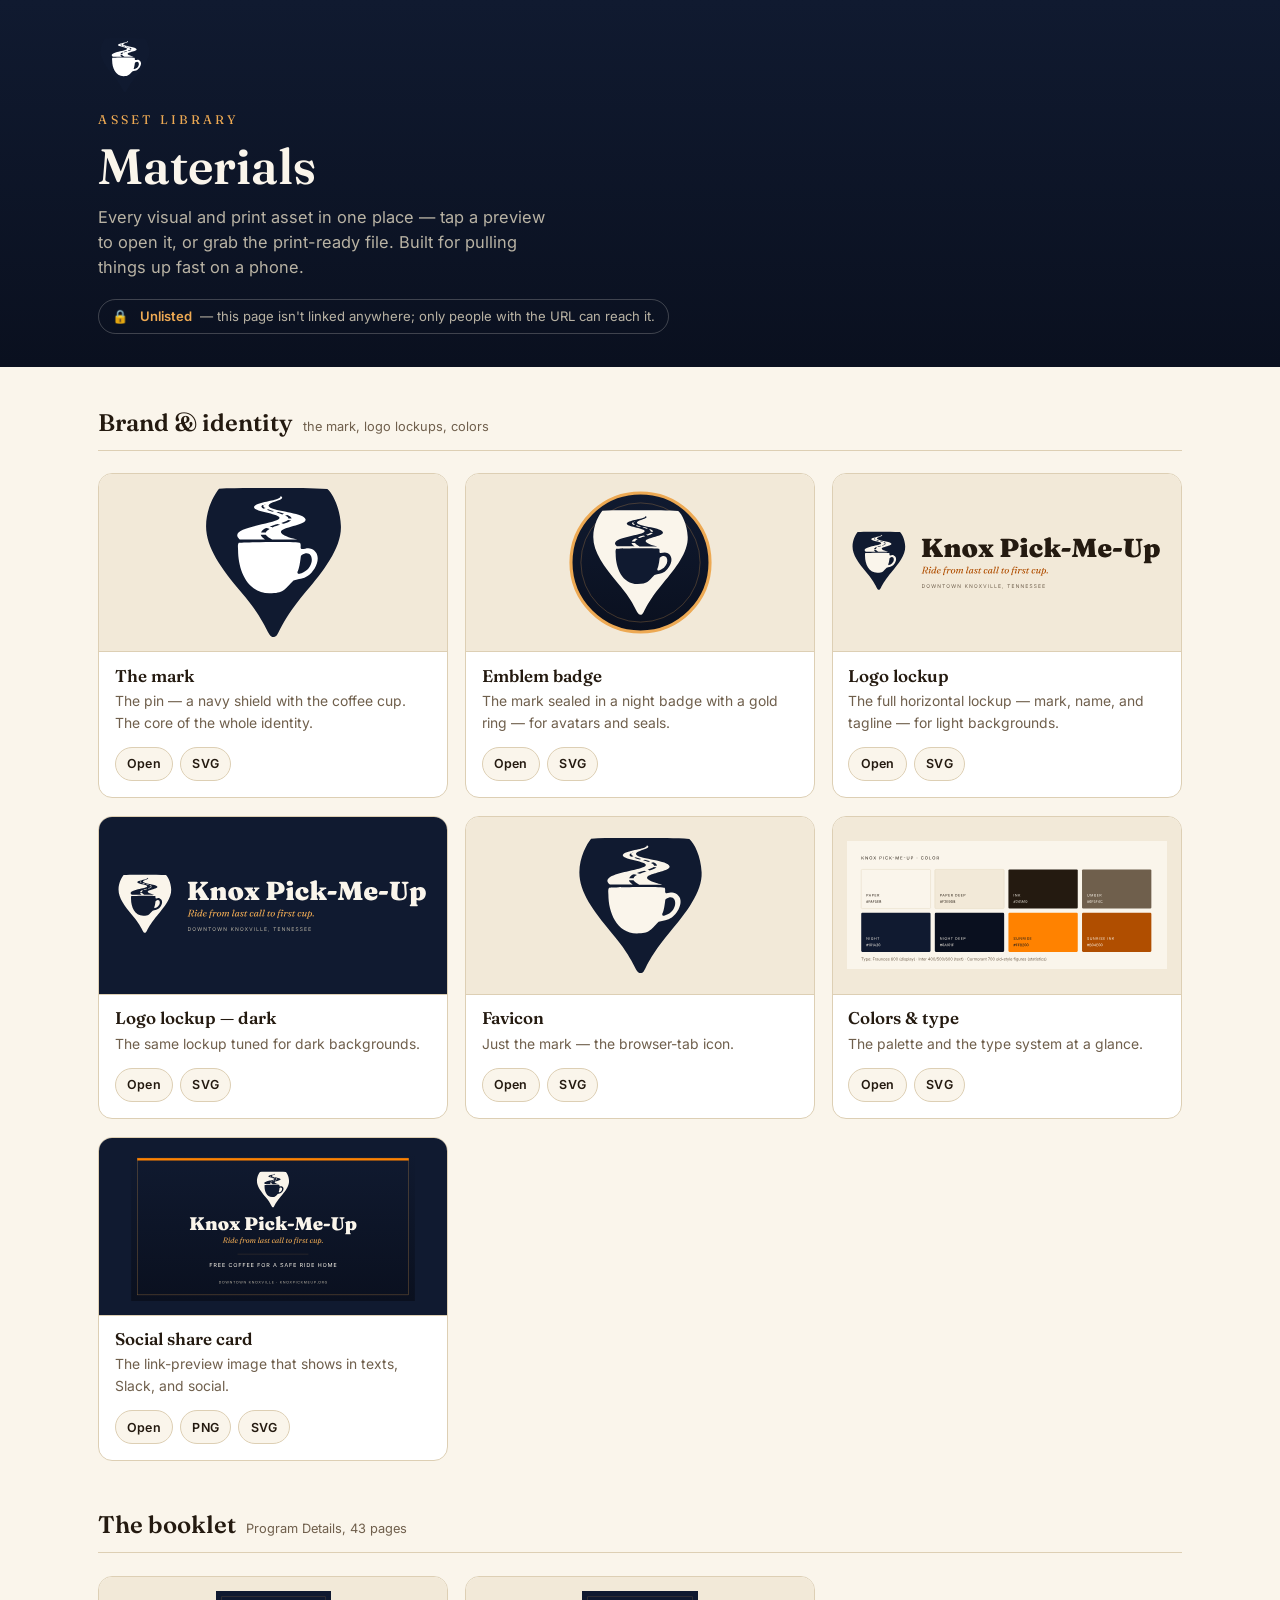
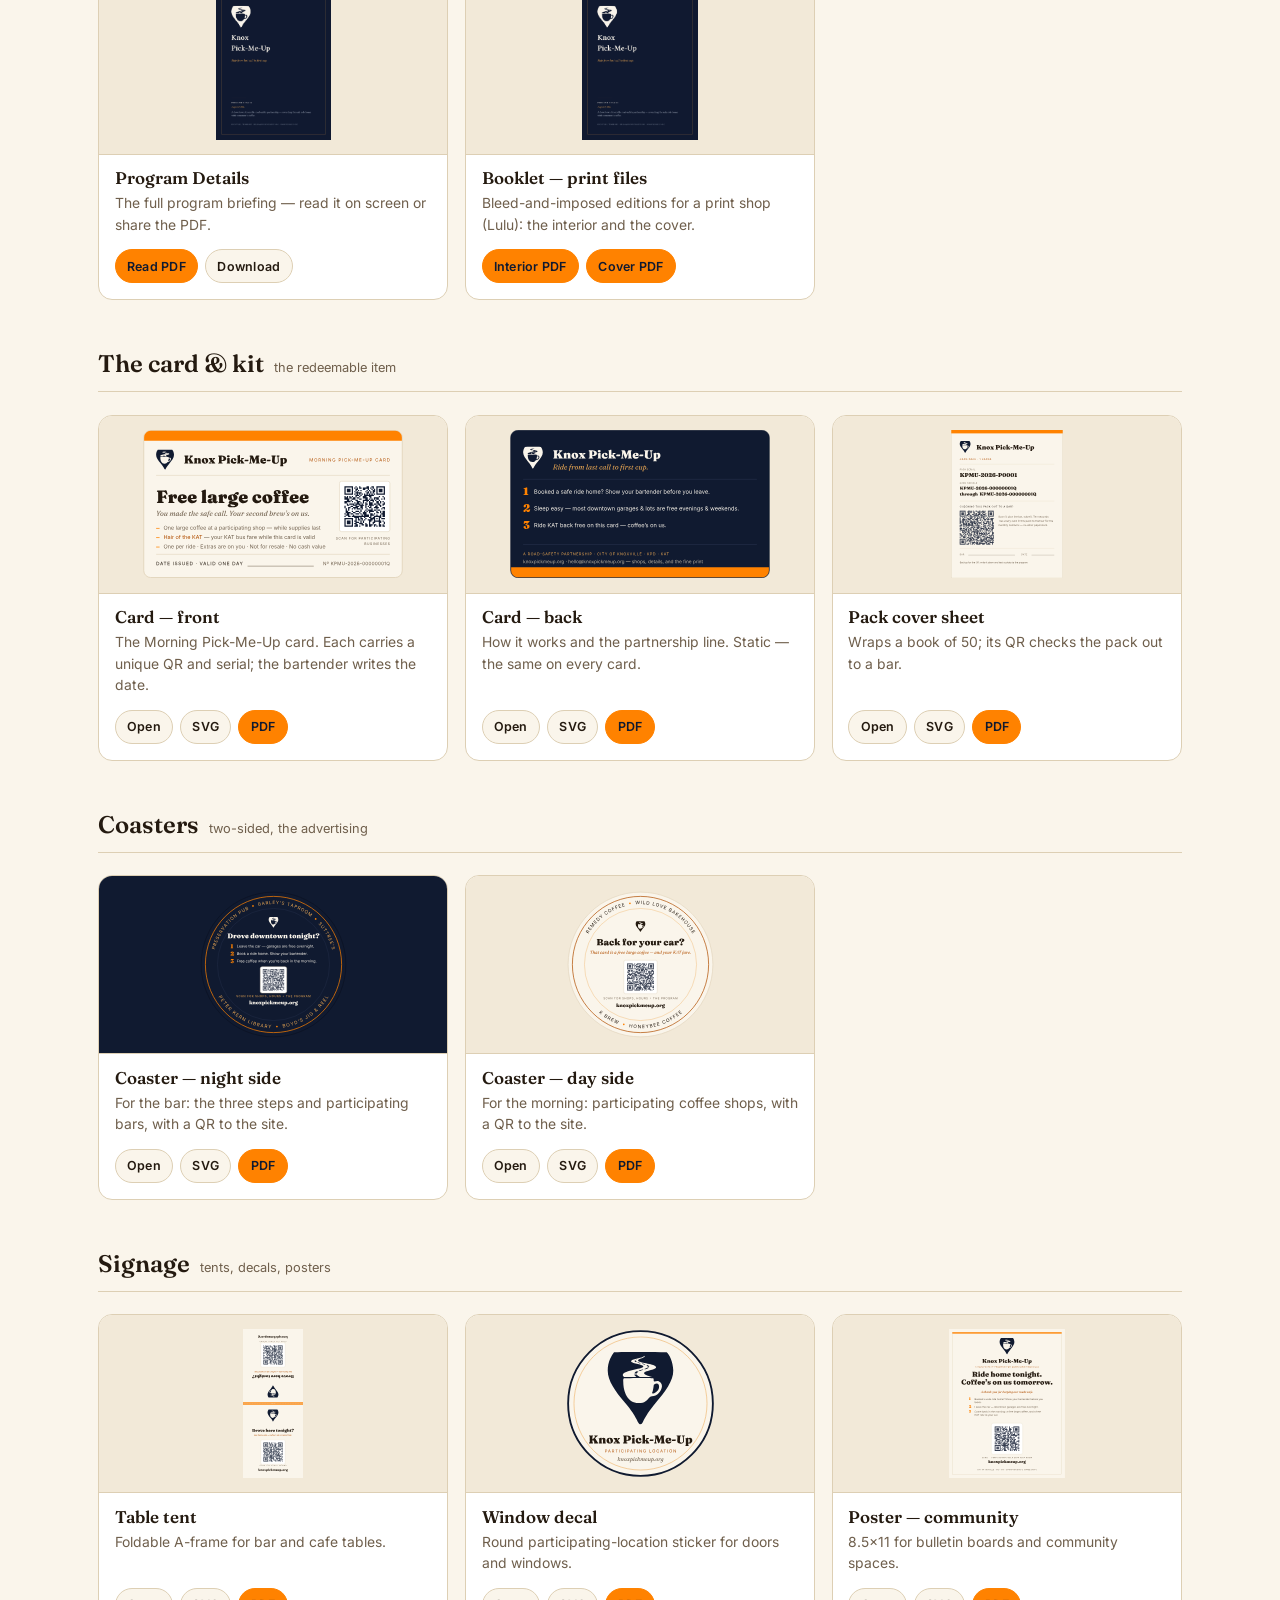
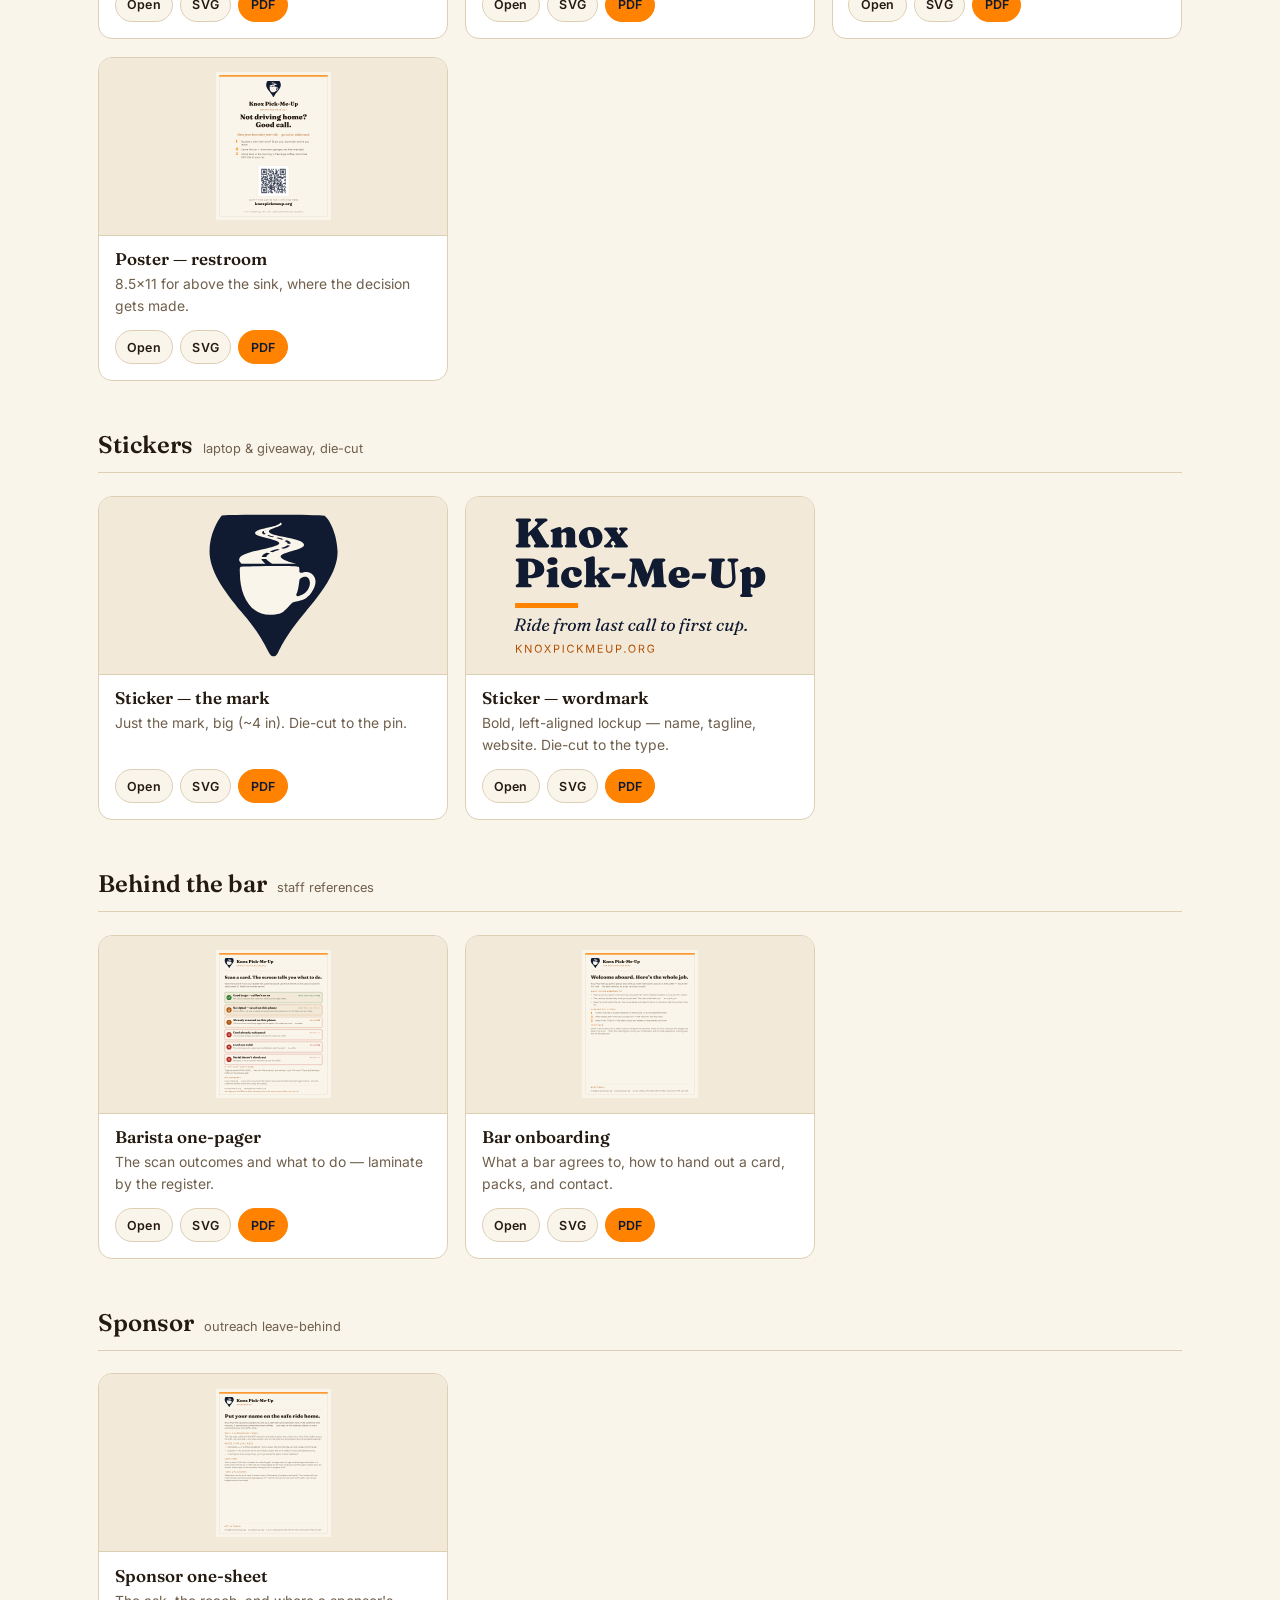
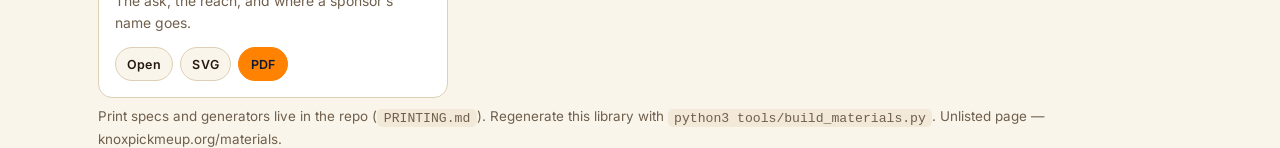
<file: materials/index.html>
<!DOCTYPE html>
<html lang="en">
<head>
<meta charset="UTF-8">
<meta name="viewport" content="width=device-width, initial-scale=1.0">
<meta name="robots" content="noindex, nofollow">
<title>Knox Pick-Me-Up — Materials</title>
<meta name="theme-color" content="#101a30">
<link rel="icon" type="image/svg+xml" href="../assets/favicon.svg">
<link rel="stylesheet" href="../assets/fonts/fonts.css">
<style>
  :root {
    --paper: #faf5eb; --paper-2: #f2e9d8; --ink: #241a10; --ink-2: #6f5f4c;
    --night: #101a30; --night-2: #0a101f; --cream: #faf5eb; --cream-2: #b9b3a4;
    --orange: #ff8200; --orange-ink: #b04e00; --gold: #eda953; --rule: #ddcfb4;
    --f-serif: 'Fraunces', Georgia, serif;
    --f-sans: 'Inter', system-ui, -apple-system, 'Helvetica Neue', Arial, sans-serif;
  }
  * { margin: 0; padding: 0; box-sizing: border-box; }
  html { -webkit-text-size-adjust: 100%; }
  body {
    font-family: var(--f-sans); background: var(--paper); color: var(--ink);
    line-height: 1.55; -webkit-font-smoothing: antialiased;
  }
  .wrap { max-width: 1120px; margin: 0 auto; padding: 0 1.15rem; }

  /* ---- header ---- */
  header { background: linear-gradient(180deg, var(--night), var(--night-2)); color: var(--cream); padding: 2.4rem 0 2.1rem; }
  header .mark { width: 54px; height: 54px; display: block; margin-bottom: 1.1rem; }
  .eyebrow { font-family: var(--f-serif); font-size: .78rem; letter-spacing: .26em; text-transform: uppercase; color: var(--gold); margin-bottom: .7rem; }
  header h1 { font-family: var(--f-serif); font-weight: 600; font-size: clamp(2.1rem, 8vw, 3.1rem); line-height: 1.04; color: var(--paper); }
  header p { color: var(--cream-2); font-size: 1.02rem; max-width: 46ch; margin-top: .8rem; }
  .unlisted { margin-top: 1.15rem; display: inline-flex; align-items: center; gap: .5rem; font-size: .82rem; color: var(--cream-2); border: 1px solid rgba(250,245,235,.22); border-radius: 999px; padding: .38rem .8rem; }
  .unlisted b { color: var(--gold); font-weight: 600; }

  /* ---- sections ---- */
  section { padding: 2.3rem 0 .5rem; }
  .sec-head { display: flex; align-items: baseline; gap: .6rem; border-bottom: 1px solid var(--rule); padding-bottom: .55rem; margin-bottom: 1.4rem; }
  .sec-head h2 { font-family: var(--f-serif); font-weight: 600; font-size: 1.5rem; color: var(--ink); }
  .sec-head span { font-size: .8rem; color: var(--ink-2); }

  .grid { display: grid; grid-template-columns: 1fr; gap: 1.1rem; }
  @media (min-width: 540px) { .grid { grid-template-columns: repeat(2, 1fr); } }
  @media (min-width: 860px) { .grid { grid-template-columns: repeat(3, 1fr); } }

  .item { background: #fff; border: 1px solid var(--rule); border-radius: 14px; overflow: hidden; display: flex; flex-direction: column; }
  .thumb { height: 178px; background: var(--paper-2); display: flex; align-items: center; justify-content: center; padding: 14px; border-bottom: 1px solid var(--rule); }
  .thumb.dark { background: var(--night); }
  .thumb img { max-width: 100%; max-height: 100%; object-fit: contain; display: block; }
  .meta { padding: .85rem .95rem 1rem; display: flex; flex-direction: column; flex: 1; }
  .meta h3 { font-family: var(--f-serif); font-weight: 600; font-size: 1.06rem; line-height: 1.2; }
  .meta p { font-size: .87rem; color: var(--ink-2); margin: .3rem 0 .8rem; flex: 1; }
  .dl { display: flex; flex-wrap: wrap; gap: .45rem; }
  .dl a { font-size: .78rem; font-weight: 600; letter-spacing: .02em; text-decoration: none; padding: .4rem .7rem; border-radius: 999px; border: 1.4px solid var(--rule); color: var(--ink); background: var(--paper); }
  .dl a.pdf { background: var(--orange); border-color: var(--orange); color: var(--night); }
  .dl a:active { transform: translateY(1px); }

  footer { padding: 2.6rem 0 3rem; color: var(--ink-2); font-size: .84rem; }
  footer code { background: var(--paper-2); padding: .1rem .4rem; border-radius: 5px; font-size: .82rem; }
</style>
</head>
<body>

<header>
  <div class="wrap">
    <img class="mark" src="../assets/mark.svg" alt="Knox Pick-Me-Up">
    <p class="eyebrow">Asset library</p>
    <h1>Materials</h1>
    <p>Every visual and print asset in one place — tap a preview to open it, or grab the print-ready file. Built for pulling things up fast on a phone.</p>
    <span class="unlisted">🔒&nbsp; <b>Unlisted</b> — this page isn't linked anywhere; only people with the URL can reach it.</span>
  </div>
</header>

<main class="wrap">

  <!-- BRAND -->
  <section>
    <div class="sec-head"><h2>Brand &amp; identity</h2><span>the mark, logo lockups, colors</span></div>
    <div class="grid">
      <div class="item">
        <div class="thumb"><img loading="lazy" src="../assets/mark.svg" alt="The mark"></div>
        <div class="meta"><h3>The mark</h3><p>The pin — a navy shield with the coffee cup. The core of the whole identity.</p>
          <div class="dl"><a href="../assets/mark.svg" target="_blank">Open</a><a href="../assets/mark.svg" download>SVG</a></div></div>
      </div>
      <div class="item">
        <div class="thumb"><img loading="lazy" src="../assets/logo-mark.svg" alt="Emblem badge"></div>
        <div class="meta"><h3>Emblem badge</h3><p>The mark sealed in a night badge with a gold ring — for avatars and seals.</p>
          <div class="dl"><a href="../assets/logo-mark.svg" target="_blank">Open</a><a href="../assets/logo-mark.svg" download>SVG</a></div></div>
      </div>
      <div class="item">
        <div class="thumb"><img loading="lazy" src="../assets/logo.svg" alt="Logo lockup, light"></div>
        <div class="meta"><h3>Logo lockup</h3><p>The full horizontal lockup — mark, name, and tagline — for light backgrounds.</p>
          <div class="dl"><a href="../assets/logo.svg" target="_blank">Open</a><a href="../assets/logo.svg" download>SVG</a></div></div>
      </div>
      <div class="item">
        <div class="thumb dark"><img loading="lazy" src="../assets/logo-dark.svg" alt="Logo lockup, dark"></div>
        <div class="meta"><h3>Logo lockup — dark</h3><p>The same lockup tuned for dark backgrounds.</p>
          <div class="dl"><a href="../assets/logo-dark.svg" target="_blank">Open</a><a href="../assets/logo-dark.svg" download>SVG</a></div></div>
      </div>
      <div class="item">
        <div class="thumb"><img loading="lazy" src="../assets/favicon.svg" alt="Favicon"></div>
        <div class="meta"><h3>Favicon</h3><p>Just the mark — the browser-tab icon.</p>
          <div class="dl"><a href="../assets/favicon.svg" target="_blank">Open</a><a href="../assets/favicon.svg" download>SVG</a></div></div>
      </div>
      <div class="item">
        <div class="thumb"><img loading="lazy" src="../assets/palette.svg" alt="Colors and type"></div>
        <div class="meta"><h3>Colors &amp; type</h3><p>The palette and the type system at a glance.</p>
          <div class="dl"><a href="../assets/palette.svg" target="_blank">Open</a><a href="../assets/palette.svg" download>SVG</a></div></div>
      </div>
      <div class="item">
        <div class="thumb dark"><img loading="lazy" src="../assets/og-image.svg" alt="Social share card"></div>
        <div class="meta"><h3>Social share card</h3><p>The link-preview image that shows in texts, Slack, and social.</p>
          <div class="dl"><a href="../assets/og-image.png" target="_blank">Open</a><a href="../assets/og-image.png" download>PNG</a><a href="../assets/og-image.svg" download>SVG</a></div></div>
      </div>
    </div>
  </section>

  <!-- BOOKLET -->
  <section>
    <div class="sec-head"><h2>The booklet</h2><span>Program Details, 43 pages</span></div>
    <div class="grid">
      <div class="item">
        <div class="thumb"><img loading="lazy" src="assets/booklet-cover.png" alt="Program Details cover"></div>
        <div class="meta"><h3>Program Details</h3><p>The full program briefing — read it on screen or share the PDF.</p>
          <div class="dl"><a class="pdf" href="../design/Knox-Pick-Me-Up-Program-Details.pdf" target="_blank">Read PDF</a><a href="../design/Knox-Pick-Me-Up-Program-Details.pdf" download>Download</a></div></div>
      </div>
      <div class="item">
        <div class="thumb"><img loading="lazy" src="assets/booklet-cover.png" alt="Program Details print files"></div>
        <div class="meta"><h3>Booklet — print files</h3><p>Bleed-and-imposed editions for a print shop (Lulu): the interior and the cover.</p>
          <div class="dl"><a class="pdf" href="../design/Knox-Pick-Me-Up-Program-Details-lulu-interior.pdf" download>Interior PDF</a><a class="pdf" href="../design/Knox-Pick-Me-Up-Program-Details-lulu-cover.pdf" download>Cover PDF</a></div></div>
      </div>
    </div>
  </section>

  <!-- CARD & KIT -->
  <section>
    <div class="sec-head"><h2>The card &amp; kit</h2><span>the redeemable item</span></div>
    <div class="grid">
      <div class="item">
        <div class="thumb"><img loading="lazy" src="assets/card-front.svg" alt="Card front"></div>
        <div class="meta"><h3>Card — front</h3><p>The Morning Pick-Me-Up card. Each carries a unique QR and serial; the bartender writes the date.</p>
          <div class="dl"><a href="assets/card-front.svg" target="_blank">Open</a><a href="assets/card-front.svg" download>SVG</a><a class="pdf" href="assets/card-front.pdf" download>PDF</a></div></div>
      </div>
      <div class="item">
        <div class="thumb"><img loading="lazy" src="assets/card-back.svg" alt="Card back"></div>
        <div class="meta"><h3>Card — back</h3><p>How it works and the partnership line. Static — the same on every card.</p>
          <div class="dl"><a href="assets/card-back.svg" target="_blank">Open</a><a href="assets/card-back.svg" download>SVG</a><a class="pdf" href="assets/card-back.pdf" download>PDF</a></div></div>
      </div>
      <div class="item">
        <div class="thumb"><img loading="lazy" src="assets/pack-cover.svg" alt="Pack cover sheet"></div>
        <div class="meta"><h3>Pack cover sheet</h3><p>Wraps a book of 50; its QR checks the pack out to a bar.</p>
          <div class="dl"><a href="assets/pack-cover.svg" target="_blank">Open</a><a href="assets/pack-cover.svg" download>SVG</a><a class="pdf" href="assets/pack-cover.pdf" download>PDF</a></div></div>
      </div>
    </div>
  </section>

  <!-- COASTERS -->
  <section>
    <div class="sec-head"><h2>Coasters</h2><span>two-sided, the advertising</span></div>
    <div class="grid">
      <div class="item">
        <div class="thumb dark"><img loading="lazy" src="assets/coaster-night.svg" alt="Coaster night side"></div>
        <div class="meta"><h3>Coaster — night side</h3><p>For the bar: the three steps and participating bars, with a QR to the site.</p>
          <div class="dl"><a href="assets/coaster-night.svg" target="_blank">Open</a><a href="assets/coaster-night.svg" download>SVG</a><a class="pdf" href="assets/coaster-night.pdf" download>PDF</a></div></div>
      </div>
      <div class="item">
        <div class="thumb"><img loading="lazy" src="assets/coaster-day.svg" alt="Coaster day side"></div>
        <div class="meta"><h3>Coaster — day side</h3><p>For the morning: participating coffee shops, with a QR to the site.</p>
          <div class="dl"><a href="assets/coaster-day.svg" target="_blank">Open</a><a href="assets/coaster-day.svg" download>SVG</a><a class="pdf" href="assets/coaster-day.pdf" download>PDF</a></div></div>
      </div>
    </div>
  </section>

  <!-- SIGNAGE -->
  <section>
    <div class="sec-head"><h2>Signage</h2><span>tents, decals, posters</span></div>
    <div class="grid">
      <div class="item">
        <div class="thumb"><img loading="lazy" src="assets/table-tent.svg" alt="Table tent"></div>
        <div class="meta"><h3>Table tent</h3><p>Foldable A-frame for bar and cafe tables.</p>
          <div class="dl"><a href="assets/table-tent.svg" target="_blank">Open</a><a href="assets/table-tent.svg" download>SVG</a><a class="pdf" href="assets/table-tent.pdf" download>PDF</a></div></div>
      </div>
      <div class="item">
        <div class="thumb"><img loading="lazy" src="assets/window-decal.svg" alt="Window decal"></div>
        <div class="meta"><h3>Window decal</h3><p>Round participating-location sticker for doors and windows.</p>
          <div class="dl"><a href="assets/window-decal.svg" target="_blank">Open</a><a href="assets/window-decal.svg" download>SVG</a><a class="pdf" href="assets/window-decal.pdf" download>PDF</a></div></div>
      </div>
      <div class="item">
        <div class="thumb"><img loading="lazy" src="assets/poster-community.svg" alt="Community poster"></div>
        <div class="meta"><h3>Poster — community</h3><p>8.5×11 for bulletin boards and community spaces.</p>
          <div class="dl"><a href="assets/poster-community.svg" target="_blank">Open</a><a href="assets/poster-community.svg" download>SVG</a><a class="pdf" href="assets/poster-community.pdf" download>PDF</a></div></div>
      </div>
      <div class="item">
        <div class="thumb"><img loading="lazy" src="assets/poster-restroom.svg" alt="Restroom poster"></div>
        <div class="meta"><h3>Poster — restroom</h3><p>8.5×11 for above the sink, where the decision gets made.</p>
          <div class="dl"><a href="assets/poster-restroom.svg" target="_blank">Open</a><a href="assets/poster-restroom.svg" download>SVG</a><a class="pdf" href="assets/poster-restroom.pdf" download>PDF</a></div></div>
      </div>
    </div>
  </section>

  <!-- STICKERS -->
  <section>
    <div class="sec-head"><h2>Stickers</h2><span>laptop &amp; giveaway, die-cut</span></div>
    <div class="grid">
      <div class="item">
        <div class="thumb"><img loading="lazy" src="assets/sticker-mark.svg" alt="Mark sticker"></div>
        <div class="meta"><h3>Sticker — the mark</h3><p>Just the mark, big (~4 in). Die-cut to the pin.</p>
          <div class="dl"><a href="assets/sticker-mark.svg" target="_blank">Open</a><a href="assets/sticker-mark.svg" download>SVG</a><a class="pdf" href="assets/sticker-mark.pdf" download>PDF</a></div></div>
      </div>
      <div class="item">
        <div class="thumb"><img loading="lazy" src="assets/sticker-wordmark.svg" alt="Wordmark sticker"></div>
        <div class="meta"><h3>Sticker — wordmark</h3><p>Bold, left-aligned lockup — name, tagline, website. Die-cut to the type.</p>
          <div class="dl"><a href="assets/sticker-wordmark.svg" target="_blank">Open</a><a href="assets/sticker-wordmark.svg" download>SVG</a><a class="pdf" href="assets/sticker-wordmark.pdf" download>PDF</a></div></div>
      </div>
    </div>
  </section>

  <!-- STAFF -->
  <section>
    <div class="sec-head"><h2>Behind the bar</h2><span>staff references</span></div>
    <div class="grid">
      <div class="item">
        <div class="thumb"><img loading="lazy" src="assets/staff-barista.svg" alt="Barista one-pager"></div>
        <div class="meta"><h3>Barista one-pager</h3><p>The scan outcomes and what to do — laminate by the register.</p>
          <div class="dl"><a href="assets/staff-barista.svg" target="_blank">Open</a><a href="assets/staff-barista.svg" download>SVG</a><a class="pdf" href="assets/staff-barista.pdf" download>PDF</a></div></div>
      </div>
      <div class="item">
        <div class="thumb"><img loading="lazy" src="assets/staff-onboarding.svg" alt="Bar onboarding"></div>
        <div class="meta"><h3>Bar onboarding</h3><p>What a bar agrees to, how to hand out a card, packs, and contact.</p>
          <div class="dl"><a href="assets/staff-onboarding.svg" target="_blank">Open</a><a href="assets/staff-onboarding.svg" download>SVG</a><a class="pdf" href="assets/staff-onboarding.pdf" download>PDF</a></div></div>
      </div>
    </div>
  </section>

  <!-- SPONSOR -->
  <section>
    <div class="sec-head"><h2>Sponsor</h2><span>outreach leave-behind</span></div>
    <div class="grid">
      <div class="item">
        <div class="thumb"><img loading="lazy" src="assets/sponsor-one-sheet.svg" alt="Sponsor one-sheet"></div>
        <div class="meta"><h3>Sponsor one-sheet</h3><p>The ask, the reach, and where a sponsor's name goes.</p>
          <div class="dl"><a href="assets/sponsor-one-sheet.svg" target="_blank">Open</a><a href="assets/sponsor-one-sheet.svg" download>SVG</a><a class="pdf" href="assets/sponsor-one-sheet.pdf" download>PDF</a></div></div>
      </div>
    </div>
  </section>

</main>

<footer class="wrap">
  <p>Print specs and generators live in the repo (<code>PRINTING.md</code>). Regenerate this library with <code>python3 tools/build_materials.py</code>. Unlisted page — knoxpickmeup.org/materials.</p>
</footer>

</body>
</html>
</file>
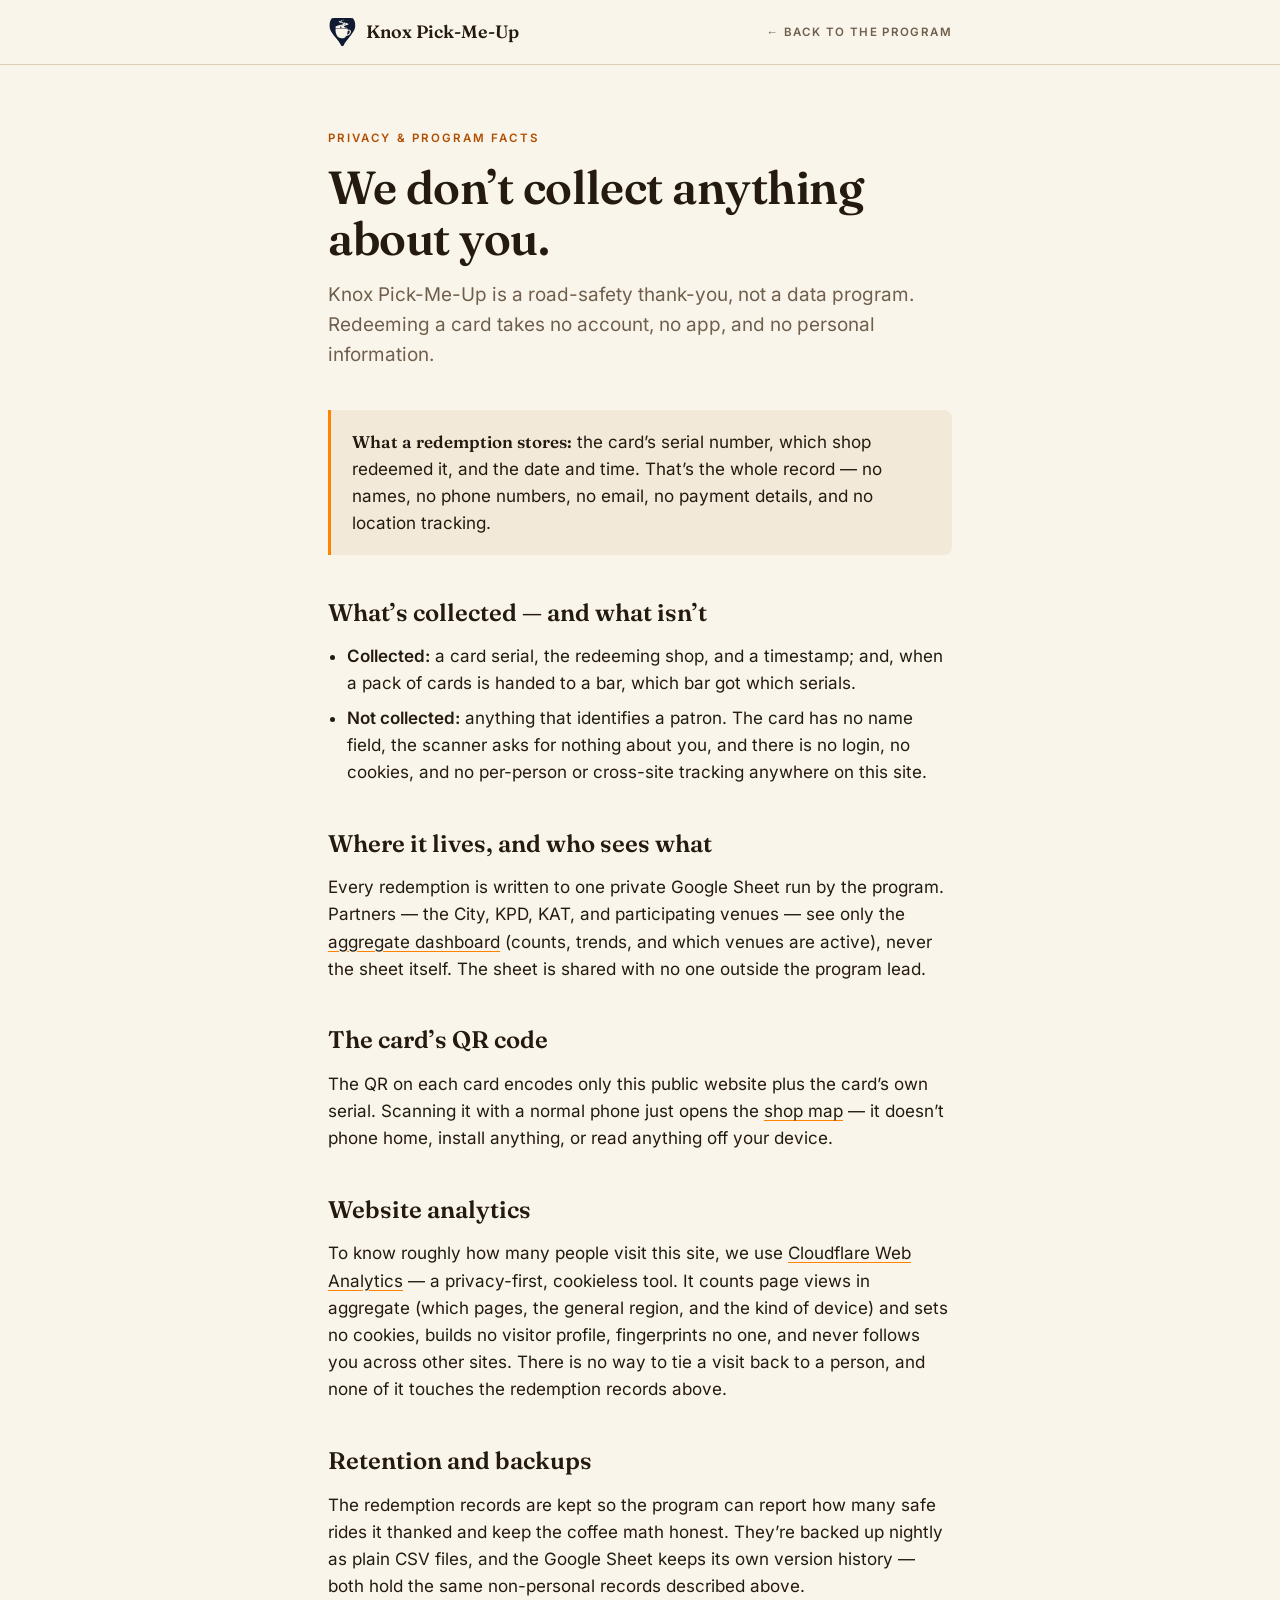
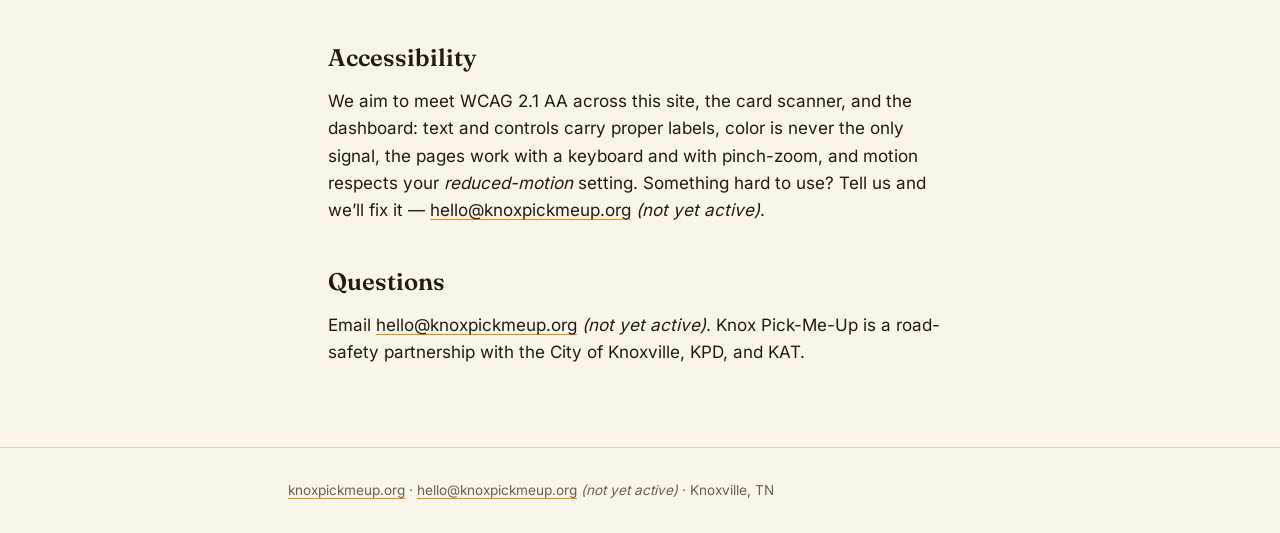
<file: privacy/index.html>
<!DOCTYPE html>
<html lang="en">
<head>
<meta charset="UTF-8">
<meta name="viewport" content="width=device-width, initial-scale=1.0">
<title>Knox Pick-Me-Up — Privacy &amp; program facts</title>
<meta name="description" content="What Knox Pick-Me-Up collects (and doesn't): the program stores no patron data — a card serial, the shop, and a timestamp, nothing else. Plus where the data lives, who sees what, backups, and an accessibility statement.">
<link rel="canonical" href="https://knoxpickmeup.org/privacy/">
<meta name="theme-color" content="#101a30">
<link rel="icon" type="image/svg+xml" href="../assets/favicon.svg">
<link rel="stylesheet" href="../assets/fonts/fonts.css">
<style>
  :root {
    --paper: #faf5eb; --paper-2: #f2e9d8; --ink: #241a10; --ink-2: #6f5f4c;
    --night: #101a30; --night-2: #0a101f; --cream: #faf5eb; --orange: #ff8200;
    --orange-ink: #b04e00; --gold: #eda953; --rule: #ddcfb4;
    --f-serif: 'Fraunces', Georgia, serif;
    --f-sans: 'Inter', 'Helvetica Neue', Arial, sans-serif;
  }
  * { margin: 0; padding: 0; box-sizing: border-box; }
  @media (prefers-reduced-motion: no-preference) { html { scroll-behavior: smooth; } }
  body {
    font-family: var(--f-sans); font-size: 1.0625rem; line-height: 1.6;
    color: var(--ink); background: var(--paper);
  }
  a { color: inherit; text-decoration-color: var(--orange); text-underline-offset: 3px; }
  a:hover { color: var(--orange-ink); }
  .wrap { max-width: 44rem; margin: 0 auto; padding: 0 clamp(1.25rem, 5vw, 2.5rem); }
  header { border-bottom: 1px solid var(--rule); }
  header .wrap { display: flex; align-items: center; gap: .6rem; height: 4rem; }
  header .logo { display: flex; align-items: center; gap: .55rem; text-decoration: none;
    font-family: var(--f-serif); font-weight: 600; font-size: 1.12rem; }
  header .logo svg { width: 1.8rem; height: 1.8rem; }
  header .back { margin-left: auto; font-size: .72rem; font-weight: 600;
    letter-spacing: .12em; text-transform: uppercase; color: var(--ink-2); text-decoration: none; }
  header .back:hover { color: var(--orange-ink); }
  main { padding: clamp(2.5rem, 6vw, 4rem) 0 4rem; }
  .eyebrow { color: var(--orange-ink); font-size: .72rem; font-weight: 600;
    letter-spacing: .18em; text-transform: uppercase; }
  h1 { font-family: var(--f-serif); font-weight: 600; font-size: clamp(2rem, 5vw, 2.9rem);
    line-height: 1.08; margin: .6rem 0 1rem; letter-spacing: -.01em; }
  .lede { font-size: 1.18rem; color: var(--ink-2); margin-bottom: 2.5rem; }
  h2 { font-family: var(--f-serif); font-weight: 600; font-size: 1.5rem;
    margin: 2.4rem 0 .7rem; }
  p { margin-bottom: 1rem; }
  ul { margin: 0 0 1rem 1.2rem; }
  li { margin-bottom: .45rem; }
  .callout { background: var(--paper-2); border-left: 3px solid var(--orange);
    padding: 1.1rem 1.3rem; border-radius: 0 8px 8px 0; margin: 1.5rem 0; }
  .callout strong { font-family: var(--f-serif); }
  footer { border-top: 1px solid var(--rule); }
  footer .wrap { padding: 2rem 0; font-size: .85rem; color: var(--ink-2); }
  footer a { color: var(--ink-2); }
</style>
</head>
<body>
<header>
  <div class="wrap">
    <a class="logo" href="../"><svg aria-hidden="true" viewBox="0 0 171.89 189.79"><use href="#kpmu-mark"/></svg>Knox Pick-Me-Up</a>
    <a class="back" href="../">&larr; Back to the program</a>
  </div>
</header>

<svg width="0" height="0" style="position:absolute" aria-hidden="true"><symbol id="kpmu-mark" viewBox="0 0 171.89 189.79">
  <path fill="#101a30" d="M86.01.04C112.04.04,136.33.04,154.55,1.29c6.94,5.61,16.42,24.42,17.31,47.08,1.07,27.41-22.65,57.65-44.27,83.29-39.56,47.34-33.22,58.14-41.57,58.14s-6.43-16.86-41.21-57.01C19.39,102.4,0,76.09,0,48.67,0,26.24,10.87,7.66,16.52.95,34.74-.29,59.99.04,86.01.04Z"/><path fill="#faf5eb" d="M126.78,39.87c-1.66-8.5-41.19-10.08-46.42-15.96-5.47-6.14,24.59-8.5,14.59-13.57-.53.18,1.75,1.73-6.03,4.25-7.76,2.4-33.44,5.73-26.62,11.75,4.89,4.32,37.01,7.41,30.5,13.16-8.07,7.13-67.4,10.56-49.88,26.05,3.83,0,27.35.07,32.13.07-2.62-2.42-4.76-3.51-5.46-6.16,3.74,0,2.51.02,6.41,0,2.14,2.41,3.96,3.96,8.17,6.16,8.76,0,20.38.11,32.3.11-8.97-2.55-8.9-2.29-12.67-3.79-28.42-11.3,25.06-12.85,22.98-22.06ZM103.72,34.28c2.6.93,5.19,2.38,5.31,4.6-2.17,0-2.56.03-4.19.02.63-1.6-2.91-3.39-4.1-3.86,1.42-.37,2.19-.53,2.98-.77ZM73.58,26.46c-3.08-1.1-4.22-3.18-1.49-4.8.52.13.71.17,1.19.31-.92,2.13.47,2.62,2.8,3.65-1.03.38-1.51.55-2.5.84ZM74.87,21.12c-.59-.1-.49-.08-1.05-.19.7-.46,1.16-.46,1.81-.65q.24.08.45.2c-.49.07-.99.47-1.21.65ZM85.75,29.77s0,0,.01,0c-.06.02-.32.11-1.12.4-2.72-.53-5.19-1.54-7.35-2.33l2.29-.81c1.63.8,3.88,1.54,7.3,2.36-.84.3-1.08.38-1.13.4ZM76.25,56.68c-2.52,0-3.36,0-6.14,0,.83-2.58,3.64-4.81,6.43-5.6q2.28.42,4.45,1.01c-2.12,1.21-3.98,1.98-4.74,4.6ZM84.77,50.24c-1.9-.46-1.96-.46-3.78-1.05,3.09-1.17,6.55-2.56,10.31-3.3q1.61.54,3.31,1.05c-3.55.93-7.05,1.91-9.84,3.3ZM89.31,31.24c2.53-.75.63-.17,2.6-.77,2.64.6,5.3,1.56,7.62,2.39-1.24.3-1.05.29-2.46.77-2.55-.95-5.26-1.7-7.76-2.4ZM95.85,44.57c5.16-1.59,7.96-3.05,8.61-3.76q2.6.25,3.97.38c-2,1.76-5.25,3.62-9.64,4.43q-1.58-.57-2.94-1.04Z"/><path fill="#faf5eb" d="M134.69,77.7c-4.6-2.3-8.12-.14-12.05.01-1.18.04-2.14-.93-2.12-2.11.04-1.94.36-4-.64-5.56-3.81-2.44-77.15-.66-78.19-.22-1.76,2.3-.9,6.72-.9,9.53,0,24.84,11.56,54.75,40,54.75,18.1,0,18.55-4.2,30.63-16.28,6.41-2.14,12.52-1.87,18.44-6.02,9.66-6.76,19.85-26.59,4.83-34.1ZM124.19,107.34c-1.59.79-3.35,1.62-5.15,2.04-1.67.39-3.09-1.25-2.48-2.85.33-.84.87-1.74,1.7-4.67,1.37-4.8,1.84-9.75,2.5-14.7.08-.58.38-1.12.87-1.45,14.83-10.24,19,13.4,2.56,21.63Z"/>
</symbol></svg>

<main>
  <div class="wrap">
    <p class="eyebrow">Privacy &amp; program facts</p>
    <h1>We don&rsquo;t collect anything about you.</h1>
    <p class="lede">Knox Pick-Me-Up is a road-safety thank-you, not a data program. Redeeming a
    card takes no account, no app, and no personal information.</p>

    <div class="callout">
      <strong>What a redemption stores:</strong> the card&rsquo;s serial number, which shop
      redeemed it, and the date and time. That&rsquo;s the whole record &mdash; no names, no
      phone numbers, no email, no payment details, and no location tracking.
    </div>

    <h2>What&rsquo;s collected — and what isn&rsquo;t</h2>
    <ul>
      <li><strong>Collected:</strong> a card serial, the redeeming shop, and a timestamp; and, when a pack of cards is handed to a bar, which bar got which serials.</li>
      <li><strong>Not collected:</strong> anything that identifies a patron. The card has no name field, the scanner asks for nothing about you, and there is no login, no cookies, and no per-person or cross-site tracking anywhere on this site.</li>
    </ul>

    <h2>Where it lives, and who sees what</h2>
    <p>Every redemption is written to one private Google Sheet run by the program.
    Partners &mdash; the City, KPD, KAT, and participating venues &mdash; see only the
    <a href="../dashboard/">aggregate dashboard</a> (counts, trends, and which venues are
    active), never the sheet itself. The sheet is shared with no one outside the program lead.</p>

    <h2>The card&rsquo;s QR code</h2>
    <p>The QR on each card encodes only this public website plus the card&rsquo;s own serial.
    Scanning it with a normal phone just opens the <a href="../#findus">shop map</a> &mdash; it
    doesn&rsquo;t phone home, install anything, or read anything off your device.</p>

    <h2>Website analytics</h2>
    <p>To know roughly how many people visit this site, we use
    <a href="https://www.cloudflare.com/web-analytics/">Cloudflare Web Analytics</a> &mdash; a
    privacy-first, cookieless tool. It counts page views in aggregate (which pages, the
    general region, and the kind of device) and sets no cookies, builds no visitor profile,
    fingerprints no one, and never follows you across other sites. There is no way to tie a
    visit back to a person, and none of it touches the redemption records above.</p>

    <h2>Retention and backups</h2>
    <p>The redemption records are kept so the program can report how many safe rides it
    thanked and keep the coffee math honest. They&rsquo;re backed up nightly as plain CSV
    files, and the Google Sheet keeps its own version history &mdash; both hold the same
    non-personal records described above.</p>

    <h2>Accessibility</h2>
    <p>We aim to meet WCAG 2.1 AA across this site, the card scanner, and the dashboard:
    text and controls carry proper labels, color is never the only signal, the pages work
    with a keyboard and with pinch-zoom, and motion respects your
    <em>reduced-motion</em> setting. Something hard to use? Tell us and we&rsquo;ll fix it &mdash;
    <a href="mailto:hello@knoxpickmeup.org">hello@knoxpickmeup.org</a> <em>(not yet active)</em>.</p>

    <h2>Questions</h2>
    <p>Email <a href="mailto:hello@knoxpickmeup.org">hello@knoxpickmeup.org</a> <em>(not yet active)</em>. Knox
    Pick-Me-Up is a road-safety partnership with the City of Knoxville, KPD, and KAT.</p>
  </div>
</main>

<footer>
  <div class="wrap">
    <a href="../">knoxpickmeup.org</a> &middot; <a href="mailto:hello@knoxpickmeup.org">hello@knoxpickmeup.org</a> <em>(not yet active)</em> &middot; Knoxville, TN
  </div>
</footer>
<!-- Cloudflare Web Analytics — cookieless, aggregate page views only (no cookies,
     no fingerprinting, no per-person or cross-site tracking). -->
<script type="module" src="https://static.cloudflareinsights.com/beacon.min.js"
        data-cf-beacon='{"token": "7abf399dc7a140e195d512cd1d368c07"}'></script>
</body>
</html>
</file>
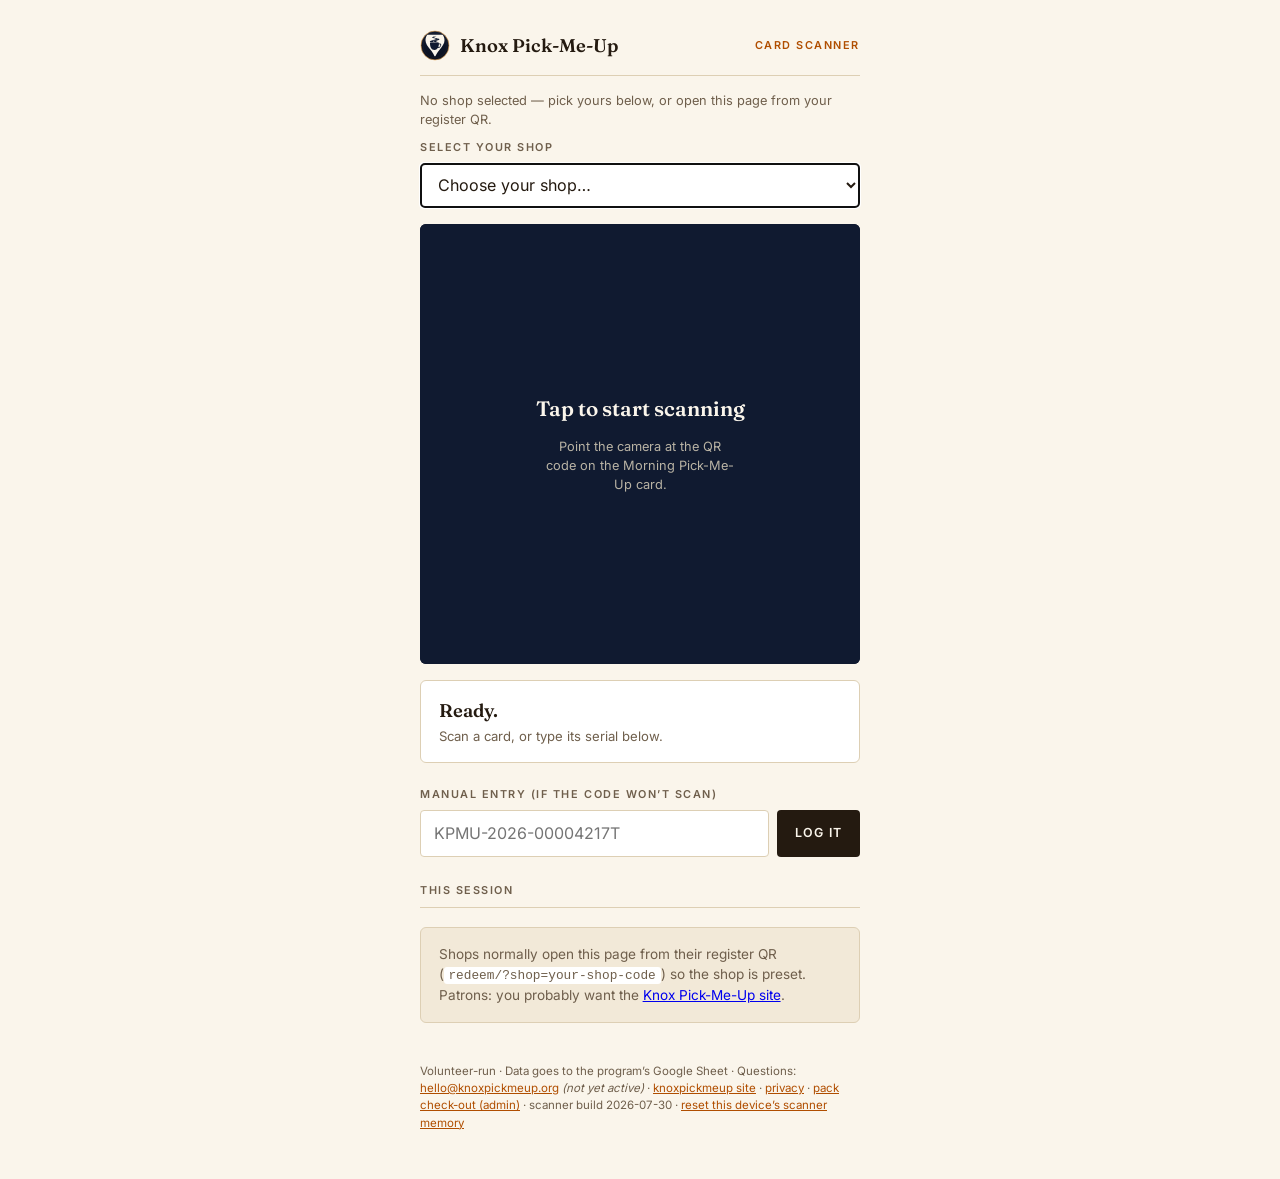
<file: redeem/index.html>
<!DOCTYPE html>
<html lang="en">
<head>
<meta charset="UTF-8">
<meta name="viewport" content="width=device-width, initial-scale=1.0">
<title>Knox Pick-Me-Up — Card Scanner</title>
<meta name="robots" content="noindex">
<link rel="icon" type="image/svg+xml" href="../assets/favicon.svg">
<link rel="stylesheet" href="../assets/fonts/fonts.css">
<style>
  :root {
    --paper: #faf5eb; --paper-2: #f2e9d8; --ink: #241a10; --ink-2: #6f5f4c;
    --night: #101a30; --orange: #ff8200; --orange-ink: #b04e00;
    --gold: #eda953; --rule: #ddcfb4;
    --ok: #2e7d32; --warn: #b04e00; --bad: #b3261e;
  }
  * { margin: 0; padding: 0; box-sizing: border-box; }
  body {
    font-family: 'Inter', 'Helvetica Neue', Arial, sans-serif;
    background: var(--paper); color: var(--ink);
    min-height: 100vh; line-height: 1.5;
  }
  .wrap { max-width: 30rem; margin: 0 auto; padding: 1rem 1.25rem 3rem; }
  header { display: flex; align-items: center; gap: .6rem; padding: .9rem 0; border-bottom: 1px solid var(--rule); }
  header img { width: 1.9rem; height: 1.9rem; }
  header .name { font-family: 'Fraunces', Georgia, serif; font-weight: 600; font-size: 1.15rem; }
  header .tool { margin-left: auto; font-size: .68rem; font-weight: 600; letter-spacing: .14em; text-transform: uppercase; color: var(--orange-ink); }
  .shopline { padding: .9rem 0 .2rem; font-size: .8rem; color: var(--ink-2); }
  .shopline b { color: var(--ink); font-weight: 600; }
  .shopline a { color: var(--orange-ink); white-space: nowrap; }
  .badge-demo { display: inline-block; margin-left: .5rem; font-size: .62rem; font-weight: 600; letter-spacing: .1em; text-transform: uppercase; color: var(--bad); border: 1px solid var(--bad); border-radius: 2px; padding: .05rem .4rem; }

  #viewport {
    position: relative; margin-top: 1rem; border-radius: 6px; overflow: hidden;
    background: var(--night); aspect-ratio: 1 / 1;
  }
  #viewport video { width: 100%; height: 100%; object-fit: cover; display: block; }
  #viewport [hidden] { display: none !important; }
  #overlay { position: absolute; inset: 0; pointer-events: none; }
  #reticle {
    position: absolute; inset: 12%; pointer-events: none;
    --ret: rgba(250,245,235,.9);
    transition: --ret .15s;
  }
  #reticle .corner { position: absolute; width: 34px; height: 34px; border: 3px solid var(--ret); transition: border-color .2s ease; }
  #reticle .c1 { top: 0; left: 0; border-right: 0; border-bottom: 0; border-top-left-radius: 10px; }
  #reticle .c2 { top: 0; right: 0; border-left: 0; border-bottom: 0; border-top-right-radius: 10px; }
  #reticle .c3 { bottom: 0; left: 0; border-right: 0; border-top: 0; border-bottom-left-radius: 10px; }
  #reticle .c4 { bottom: 0; right: 0; border-left: 0; border-top: 0; border-bottom-right-radius: 10px; }
  #reticle.ok .corner { border-color: #58c463; }
  #reticle.warn .corner { border-color: var(--orange); }
  #reticle.bad .corner { border-color: #ff6b5e; }
  #scanline {
    position: absolute; left: 8%; right: 8%; top: 12%; height: 2px;
    background: linear-gradient(90deg, transparent, rgba(255,130,0,.9), transparent);
    animation: sweep 2.4s ease-in-out infinite; display: none;
  }
  @keyframes sweep { 0%,100% { top: 13%; } 50% { top: 85%; } }
  @media (prefers-reduced-motion: reduce) { #scanline { animation: none; top: 50%; } }
  #camhint {
    position: absolute; left: 0; right: 0; bottom: .7rem; text-align: center;
    font-size: .72rem; font-weight: 600; letter-spacing: .1em; text-transform: uppercase;
    color: rgba(250,245,235,.85); text-shadow: 0 1px 4px rgba(0,0,0,.6); display: none;
  }
  #camstop {
    position: absolute; top: .6rem; left: .6rem; display: none;
    font: inherit; font-size: 1.05rem; line-height: 1;
    background: rgba(10,16,31,.55); color: var(--paper); border: 1px solid rgba(250,245,235,.35);
    border-radius: 999px; padding: .45rem .62rem; cursor: pointer;
  }
  #torch {
    position: absolute; top: .6rem; right: .6rem; display: none;
    font: inherit; font-size: 1.05rem; line-height: 1;
    background: rgba(10,16,31,.55); color: var(--paper); border: 1px solid rgba(250,245,235,.35);
    border-radius: 999px; padding: .45rem .55rem; cursor: pointer;
  }
  #torch[aria-pressed="true"] { background: var(--orange); color: var(--night); border-color: var(--orange); }
  .shoppick { margin-top: .4rem; }
  .shoppick select {
    font: inherit; font-size: 1rem; width: 100%; padding: .65rem .8rem;
    border: 1px solid var(--rule); border-radius: 4px; background: #fff; color: var(--ink);
  }
  .addbar { margin-top: .5rem; font-size: .82rem; }
  .addbar a { color: var(--orange-ink); }
  #addbarrow { margin-top: .5rem; }
  .packbox { margin-top: 1rem; }
  .packbox .row { display: flex; gap: .6rem; align-items: center; margin-top: .3rem; }
  #packserial {
    flex: 1; font-family: 'Fraunces', Georgia, serif; font-weight: 600; font-size: 1.05rem;
    color: var(--ink); border: 1px dashed var(--rule); border-radius: 4px; padding: .55rem .8rem;
  }
  #checkoutgo:disabled { opacity: .4; cursor: default; }
  #camstart {
    position: absolute; inset: 0; display: flex; flex-direction: column; gap: .8rem;
    align-items: center; justify-content: center; color: var(--paper);
    background: var(--night); cursor: pointer; border: 0; width: 100%;
    font: inherit; text-align: center; padding: 1rem;
  }
  #camstart .big { font-family: 'Fraunces', Georgia, serif; font-size: 1.3rem; font-weight: 600; }
  #camstart .small { font-size: .8rem; color: #b9b3a4; max-width: 24ch; }

  #status {
    margin-top: 1rem; border-radius: 6px; padding: 1rem 1.1rem;
    border: 1px solid var(--rule); background: #fff; min-height: 4.4rem;
  }
  #status .s-title { font-family: 'Fraunces', Georgia, serif; font-weight: 600; font-size: 1.15rem; }
  #status .s-sub { font-size: .82rem; color: var(--ink-2); margin-top: .15rem; }
  #status.ok { border-color: var(--ok); background: #f0f7f0; }
  #status.ok .s-title { color: var(--ok); }
  #status.warn { border-color: var(--warn); background: #fdf3e7; }
  #status.warn .s-title { color: var(--warn); }
  #status.bad { border-color: var(--bad); background: #fdefee; }
  #status.bad .s-title { color: var(--bad); }

  .manual { margin-top: 1.4rem; }
  .label { font-size: .68rem; font-weight: 600; letter-spacing: .14em; text-transform: uppercase; color: var(--ink-2); display: block; margin-bottom: .5rem; }
  .manual .row { display: flex; gap: .5rem; }
  .manual input {
    flex: 1; font: inherit; font-size: 1rem; padding: .65rem .8rem;
    border: 1px solid var(--rule); border-radius: 4px; background: #fff; color: var(--ink);
    text-transform: uppercase;
  }
  .manual input:focus { outline: 2px solid var(--orange); border-color: var(--orange); }
  button.btn {
    font: inherit; font-size: .78rem; font-weight: 600; letter-spacing: .1em; text-transform: uppercase;
    background: var(--ink); color: var(--paper); border: 0; border-radius: 4px;
    padding: .65rem 1.1rem; cursor: pointer;
  }
  button.btn:active { background: var(--orange-ink); }

  #log { margin-top: 1.6rem; }
  #log ul { list-style: none; border-top: 1px solid var(--rule); }
  #log li { display: flex; justify-content: space-between; gap: 1rem; padding: .5rem 0; border-bottom: 1px solid var(--rule); font-size: .85rem; }
  #log li .st { font-weight: 600; }
  #log li .st.ok { color: var(--ok); } #log li .st.warn { color: var(--warn); } #log li .st.bad { color: var(--bad); }
  #queuenote { margin-top: .8rem; font-size: .78rem; color: var(--warn); display: none; }

  .setup { margin-top: 1.2rem; padding: 1rem 1.1rem; border: 1px solid var(--rule); border-radius: 6px; background: var(--paper-2); font-size: .85rem; color: var(--ink-2); }
  .setup code { background: #fff; padding: .05rem .3rem; border-radius: 3px; font-size: .8rem; }
  footer { margin-top: 2.5rem; font-size: .72rem; color: var(--ink-2); }
  footer a { color: var(--orange-ink); }
</style>
</head>
<body>
<div class="wrap">
  <header>
    <img src="../assets/logo-mark.svg" alt="">
    <span class="name">Knox Pick-Me-Up</span>
    <span class="tool">Card scanner</span>
  </header>

  <p class="shopline" id="shopline"></p>

  <div class="shoppick" id="shoppick" hidden>
    <span class="label" id="shoplabel">Select your shop</span>
    <select id="shopselect" aria-labelledby="shoplabel"><option value="">Choose your shop…</option></select>
  </div>

  <div class="shoppick" id="barpick" hidden>
    <span class="label" id="barlabel">Bar taking this pack</span>
    <select id="barselect" aria-labelledby="barlabel"><option value="">Choose the bar…</option></select>
    <p class="addbar"><a href="#" id="addbarlink">+ add a new bar</a></p>
    <div class="row" id="addbarrow" hidden>
      <input id="newbar" placeholder="New bar name" aria-label="New bar name" autocomplete="off">
      <button class="btn" id="addbargo" type="button">Add</button>
    </div>
  </div>

  <div class="packbox" id="packbox" hidden>
    <span class="label">Pack to check out</span>
    <div class="row">
      <span id="packserial">— scan a pack QR —</span>
      <button class="btn" id="checkoutgo" type="button" disabled>Check out</button>
    </div>
  </div>

  <div id="viewport">
    <video id="video" playsinline muted hidden></video>
    <canvas id="overlay"></canvas>
    <div id="scanline"></div>
    <div id="reticle" hidden>
      <span class="corner c1"></span><span class="corner c2"></span>
      <span class="corner c3"></span><span class="corner c4"></span>
    </div>
    <p id="camhint">Looking for a card…</p>
    <button id="camstop" type="button" title="Stop camera" aria-label="Stop camera">&#10005;</button>
    <button id="torch" type="button" aria-pressed="false" title="Flashlight">&#9889;</button>
    <button id="camstart" type="button">
      <span class="big">Tap to start scanning</span>
      <span class="small">Point the camera at the QR code on the Morning Pick-Me-Up card.</span>
    </button>
  </div>

  <div id="status"><div class="s-title">Ready.</div><div class="s-sub">Scan a card, or type its serial below.</div></div>
  <p id="queuenote"></p>

  <div class="manual">
    <span class="label" id="manuallabel">Manual entry (if the code won&rsquo;t scan)</span>
    <div class="row">
      <input id="serialbox" aria-labelledby="manuallabel" placeholder="KPMU-2026-00004217T" autocomplete="off" autocapitalize="characters" spellcheck="false">
      <button class="btn" id="manualgo" type="button">Log it</button>
    </div>
  </div>

  <div id="log">
    <span class="label">This session</span>
    <ul id="loglist"></ul>
  </div>

  <div class="setup" id="setupnote" hidden></div>

  <footer>Volunteer-run · Data goes to the program&rsquo;s Google Sheet · Questions: <a href="mailto:hello@knoxpickmeup.org">hello@knoxpickmeup.org</a> <em>(not yet active)</em> · <a href="../">knoxpickmeup site</a> · <a href="../privacy/">privacy</a><span id="adminlinkwrap"> · <a href="./?admin=1" id="adminlink">pack check-out (admin)</a></span> · scanner build <span id="build">2026-07-30</span><span id="resetsep" hidden> · </span><a href="#" id="resetmem" hidden>reset this device&rsquo;s scanner memory</a></footer>
</div>

<script>
'use strict';
/* ================= CONFIG =================
   1. Create the redemption Sheet + Apps Script web app (see design/LOGGING.md).
   2. Paste the deployed web-app URL below (ends in /exec).
   3. List participating shops: slug -> display name. Each shop's register QR
      points to  redeem/?shop=<slug>
   Leave SCRIPT_URL empty to run in DEMO mode (nothing leaves the phone). */
const SCRIPT_URL = '';
const SHOPS = {
  'demo-cafe': 'Demo Cafe (testing)',
  // 'wild-love': 'Wild Love Bakehouse',
  // 'remedy':    'Remedy Coffee',
  // 'k-brew':    'K Brew Downtown',
};
// Bars that hand out cards — the starting list for the admin pack check-out
// (open redeem/?admin=1). New bars added in admin mode are also remembered on
// the device, so this list is just a convenient seed. Keep it in step with the
// map roster in index.html (and the no-JS fallback list beneath it); the
// single source of truth and the "when a venue joins/leaves" checklist live in
// design/LOGGING.md §I.
const BARS = {
  'preservation-pub': 'Preservation Pub',
  'peter-kern':       'Peter Kern Library',
  'suttrees':         'Suttree’s High Gravity Tavern',
  'barleys':          'Barley’s Taproom',
  'boyds':            'Boyd’s Jig & Reel',
};
/* ========================================== */

const SERIAL_RE = /KPMU-\d{4}-\d{8}[A-HJ-NP-Z]/i;   // trailing letter = keyed checksum
const PACK_RE = /KPMU-\d{4}-P\d+/i;                 // pack serials: KPMU-YYYY-P####
const qs = new URLSearchParams(location.search);
const shopSlug = (qs.get('shop') || '').toLowerCase();

// Admin pack check-out: reached via redeem/?admin=1, the #admin hash, five
// taps on the header, or by scanning a pack QR (which is a redeem/?pack=… link).
function packFromParams(p) {
  const pk = (p.get('pack') || '').toUpperCase();
  if (!PACK_RE.test(pk)) return null;
  return { pack: pk, first: (p.get('first') || '').toUpperCase(), last: (p.get('last') || '').toUpperCase() };
}
const DEEP_PACK = packFromParams(qs);
const ADMIN = qs.get('admin') === '1' || location.hash === '#admin' || !!DEEP_PACK;

/* Local serial validation. The register QR carries k=<derived check key>
   (see design/LOGGING.md) — derived one-way from the program secret, so it
   can live on printed paper without exposing anything else. With it, the
   scanner verifies every serial's checksum letter instantly, even offline.
   The server re-checks regardless. */
const CK_ALPHABET = 'ABCDEFGHJKLMNPQRSTUVWXYZ';
// derived from the public 'demo-key' — demo mode self-arms with it so the
// checksum flow is testable with no setup; real deployments use the register
// QR's k (derived from the real PROGRAM_KEY)
const DEMO_CK = 'd85164dc312ec63fb188843046ef0995449e64ddeeb9cb29950cc75fb1af8866';
if (qs.get('k')) localStorage.setItem('kpmu-ck', qs.get('k'));
const ckHex = qs.get('k') || localStorage.getItem('kpmu-ck') || (!SCRIPT_URL ? DEMO_CK : '');
const ckKeyReady = (ckHex && window.crypto && crypto.subtle)
  ? crypto.subtle.importKey('raw', new TextEncoder().encode(ckHex),
      { name: 'HMAC', hash: 'SHA-256' }, false, ['sign']).catch(() => null)
  : Promise.resolve(null);
async function serialOk(serial) {
  const ckKey = await ckKeyReady;   // never race the key import
  if (!ckKey) return null;          // no key on this device — server decides
  const sig = new Uint8Array(await crypto.subtle.sign(
    'HMAC', ckKey, new TextEncoder().encode(serial.slice(0, -1))));
  return CK_ALPHABET[sig[0] % 24] === serial.slice(-1);
}
const shopName = SHOPS[shopSlug] || null;
const demo = !SCRIPT_URL;

const $ = id => document.getElementById(id);
const statusEl = $('status'), logList = $('loglist');
// localStorage keys: the scan-dedup memory predates the KPMU rename and keeps
// its `kpu-` prefix (kpu-seen, kpu-queue) so existing devices don't lose their
// history on upgrade; everything added since uses `kpmu-` (kpmu-ck,
// kpmu-checked, kpmu-bars). "Reset this device" (below) clears all of them.
const seen = new Set(JSON.parse(localStorage.getItem('kpu-seen') || '[]'));
let queue = JSON.parse(localStorage.getItem('kpu-queue') || '[]');

const QUEUE_CAP = 500;   // safety bound; keep the most recent if it ever runs away
function saveLocal() {
  localStorage.setItem('kpu-seen', JSON.stringify([...seen].slice(-2000)));
  if (queue.length > QUEUE_CAP) queue = queue.slice(-QUEUE_CAP);
  localStorage.setItem('kpu-queue', JSON.stringify(queue));
}

function setStatus(kind, title, sub) {
  statusEl.className = kind;
  statusEl.innerHTML = '<div class="s-title"></div><div class="s-sub"></div>';
  statusEl.children[0].textContent = title;
  statusEl.children[1].textContent = sub || '';
  if (kind === 'ok' && navigator.vibrate) navigator.vibrate(80);
  if (kind === 'bad' && navigator.vibrate) navigator.vibrate([60, 60, 60]);
}

function addLog(serial, kind, note) {
  const li = document.createElement('li');
  const t = new Date().toLocaleTimeString([], {hour: '2-digit', minute: '2-digit'});
  li.innerHTML = '<span></span><span class="st"></span>';
  li.children[0].textContent = serial + ' · ' + t;
  li.children[1].textContent = note;
  li.children[1].classList.add(kind);
  logList.prepend(li);
}

function updateQueueNote() {
  const n = $('queuenote');
  if (queue.length) {
    n.style.display = 'block';
    const serials = queue.map(r => r.serial);
    const shown = serials.slice(-6).join(', ') + (serials.length > 6 ? ', …' : '');
    n.textContent = queue.length + ' scan(s) saved on this phone, waiting for signal — retrying automatically. ' + shown;
  } else n.style.display = 'none';
}

async function submit(serial) {
  const rec = { serial, shop: shopSlug, at: new Date().toISOString() };
  if (demo) return { status: 'ok', demo: true };
  const u = SCRIPT_URL + '?action=redeem'
    + '&serial=' + encodeURIComponent(serial)
    + '&shop=' + encodeURIComponent(shopSlug)
    + '&at=' + encodeURIComponent(rec.at);
  const res = await fetch(u, { method: 'GET' });
  return res.json();
}

let flushing = false;
async function flushQueue() {
  if (demo || flushing || !queue.length) return;
  flushing = true;                              // single-flight: never double-send
  try {
    const pending = queue; queue = []; saveLocal(); updateQueueNote();
    const stillFailed = [];
    for (const rec of pending) {
      try {
        await fetch(SCRIPT_URL + '?action=redeem&serial=' + encodeURIComponent(rec.serial)
          + '&shop=' + encodeURIComponent(rec.shop) + '&at=' + encodeURIComponent(rec.at));
      } catch (e) { stillFailed.push(rec); }    // network error only — a server reply means delivered
    }
    // prepend the still-failed ahead of anything enqueued while we were flushing
    queue = stillFailed.concat(queue); saveLocal(); updateQueueNote();
  } finally { flushing = false; }
}
window.addEventListener('online', flushQueue);
// captive-portal reconnects don't always fire 'online' — poll while pending
setInterval(() => { if (queue.length && navigator.onLine) flushQueue(); }, 30000);

let busy = false, lastSerial = '', lastAt = 0;
async function handleSerial(raw, fromCamera) {
  const m = String(raw).match(SERIAL_RE);
  if (!m) return false;
  const serial = m[0].toUpperCase();
  const now = Date.now();
  // debounce only camera frames — the same code sits in view for many frames
  if (fromCamera && serial === lastSerial && now - lastAt < 4000) { lastAt = now; return true; }
  lastSerial = serial; lastAt = now;
  if (busy) return true;
  busy = true;

  const localCheck = await serialOk(serial);
  if (localCheck === false) {
    if (fromCamera) flashReticle('bad');
    setStatus('bad', 'Serial doesn’t check out', serial + ' fails the check letter — mistyped, or not a real card.');
    addLog(serial, 'bad', 'invalid');
    // audit on the server when reachable, but never queue or remember it
    if (!demo && navigator.onLine) submit(serial).catch(() => {});
    busy = false;
    return true;
  }

  if (seen.has(serial)) {
    if (fromCamera) flashReticle('warn');
    setStatus('warn', 'Already scanned on this phone', serial + ' was logged here earlier. One coffee per card.');
    addLog(serial, 'warn', 'duplicate');
    busy = false;
    return true;
  }

  setStatus('', 'Logging ' + serial + '…', '');
  try {
    const out = await submit(serial);
    if (out.status !== 'void' && out.status !== 'invalid') { seen.add(serial); saveLocal(); }
    if (out.status === 'invalid') {
      if (fromCamera) flashReticle('bad');
      setStatus('bad', 'Serial doesn’t check out', serial + ' fails the check letter — mistyped, or not a real card. The attempt has been logged.');
      addLog(serial, 'bad', 'invalid');
    } else if (out.status === 'void') {
      if (fromCamera) flashReticle('bad');
      setStatus('bad', 'Card not valid', serial + ' belongs to a card pack that was voided (lost or withdrawn). Don’t accept it — the attempt has been logged.');
      addLog(serial, 'bad', 'voided pack');
    } else if (out.status === 'duplicate') {
      if (fromCamera) flashReticle('bad');
      setStatus('bad', 'Card already redeemed', serial + ' was used at ' + (out.firstShop || 'another shop') + ' ' + (out.firstAt ? 'on ' + out.firstAt : 'earlier') + '.');
      addLog(serial, 'bad', 'already used');
    } else {
      if (fromCamera) flashReticle('ok');
      const issued = out.bar ? ' Issued by ' + out.bar + '.' : '';
      setStatus('ok', 'Good to go — coffee’s on us ☀', serial + (out.demo ? ' (demo mode: not sent anywhere)' : ' logged for ' + (shopName || shopSlug)) + '.' + issued);
      addLog(serial, 'ok', out.demo ? 'demo' : 'logged');
    }
  } catch (e) {
    queue.push({ serial, shop: shopSlug, at: new Date().toISOString() });
    seen.add(serial); saveLocal(); updateQueueNote();
    if (fromCamera) flashReticle('warn');
    setStatus('warn', 'No signal — saved on this phone', serial + ' will be sent automatically when the connection returns. Hand over the coffee.');
    addLog(serial, 'warn', 'queued');
  }
  busy = false;
  return true;
}

/* ---------- camera + detection feedback ---------- */
const video = $('video'), overlay = $('overlay'), reticle = $('reticle');
let detector = null, canvas, ctx, octx, track = null;
let lastDrawAt = 0, retTimer = null;

// reticle color pulse keyed to the scan outcome
function flashReticle(kind) {
  reticle.className = kind || '';
  clearTimeout(retTimer);
  retTimer = setTimeout(() => { reticle.className = ''; }, 1400);
}

// map video-pixel coords -> overlay pixels (video is object-fit: cover)
function mapPoint(p) {
  const dw = overlay.width, dh = overlay.height;
  const vw = video.videoWidth || 1, vh = video.videoHeight || 1;
  const sc = Math.max(dw / vw, dh / vh);
  return { x: p.x * sc - (vw * sc - dw) / 2, y: p.y * sc - (vh * sc - dh) / 2 };
}

// highlight the located code: orange polygon + serial chip above it
function drawDetection(corners, label) {
  if (!octx || !corners || corners.length < 4) return;
  const pts = corners.map(mapPoint);
  octx.clearRect(0, 0, overlay.width, overlay.height);
  octx.beginPath();
  pts.forEach((p, i) => i ? octx.lineTo(p.x, p.y) : octx.moveTo(p.x, p.y));
  octx.closePath();
  octx.fillStyle = 'rgba(255,130,0,.16)';
  octx.strokeStyle = '#ff8200';
  octx.lineWidth = 3.5;
  octx.lineJoin = 'round';
  octx.fill(); octx.stroke();
  pts.forEach(p => { octx.beginPath(); octx.arc(p.x, p.y, 4.5, 0, 7); octx.fillStyle = '#ff8200'; octx.fill(); });
  if (label) {
    const topY = Math.min(...pts.map(p => p.y)), cx = pts.reduce((a, p) => a + p.x, 0) / pts.length;
    octx.font = '600 15px Inter, sans-serif';
    const w = octx.measureText(label).width + 18;
    const bx = Math.min(Math.max(cx - w / 2, 6), overlay.width - w - 6), by = Math.max(topY - 34, 6);
    octx.fillStyle = 'rgba(10,16,31,.85)';
    octx.beginPath();
    // roundRect is unsupported before Safari 16.4 (every iPhone takes the
    // jsQR path here) — fall back to a plain rect rather than throw
    if (octx.roundRect) octx.roundRect(bx, by, w, 25, 5);
    else octx.rect(bx, by, w, 25);
    octx.fill();
    octx.fillStyle = '#faf5eb';
    octx.fillText(label, bx + 9, by + 17.5);
  }
  lastDrawAt = Date.now();
  $('camhint').textContent = 'Card found';
}

function clearDetection() {
  if (octx && lastDrawAt && Date.now() - lastDrawAt > 600) {
    octx.clearRect(0, 0, overlay.width, overlay.height);
    lastDrawAt = 0;
    $('camhint').textContent = 'Looking for a card…';
  }
}

// jsQR (130 KB) is only fetched when the camera starts AND the browser has no
// native BarcodeDetector — most phones never download it, and the page itself
// stays a ~20 KB instant load.
function loadJsQR() {
  if (window.jsQR) return Promise.resolve();
  return new Promise((res, rej) => {
    const sc = document.createElement('script');
    sc.src = '../assets/vendor/jsQR.min.js';
    sc.onload = res; sc.onerror = rej;
    document.head.appendChild(sc);
  });
}

function stopCamera() {
  if (track) { track.stop(); track = null; }
  video.srcObject = null;
  video.hidden = true; reticle.hidden = true; reticle.className = '';
  $('scanline').style.display = 'none';
  $('camhint').style.display = 'none';
  $('torch').style.display = 'none'; $('torch').setAttribute('aria-pressed', 'false');
  $('camstop').style.display = 'none';
  if (octx) octx.clearRect(0, 0, overlay.width, overlay.height);
  lastDrawAt = 0;
  $('camstart').hidden = false;
}
$('camstop').addEventListener('click', stopCamera);
// wired once — acts on whichever track is live now, so stop/start cycles
// don't accumulate handlers that toggle each other off
$('torch').addEventListener('click', async () => {
  if (!track) return;
  const t = $('torch');
  const on = t.getAttribute('aria-pressed') !== 'true';
  try {
    await track.applyConstraints({ advanced: [{ torch: on }] });
    t.setAttribute('aria-pressed', String(on));
  } catch (e) { /* torch toggle unsupported mid-stream — leave state as-is */ }
});

async function startCamera() {
  try {
    if (!('BarcodeDetector' in window)) {
      try { await loadJsQR(); }
      catch (e) { setStatus('bad', 'Scanner failed to load', 'Check your connection and try again, or use manual entry below.'); return; }
    }
    const stream = await navigator.mediaDevices.getUserMedia({
      video: { facingMode: 'environment', width: { ideal: 1280 } }, audio: false
    });
    video.srcObject = stream;
    track = stream.getVideoTracks()[0];
    video.hidden = false; reticle.hidden = false; $('camstart').hidden = true;
    $('scanline').style.display = 'block';
    $('camhint').style.display = 'block';
    $('camstop').style.display = 'block';
    await video.play();
    // overlay canvas at device-pixel resolution
    const r = $('viewport').getBoundingClientRect();
    overlay.width = Math.round(r.width * devicePixelRatio);
    overlay.height = Math.round(r.height * devicePixelRatio);
    overlay.style.width = r.width + 'px'; overlay.style.height = r.height + 'px';
    octx = overlay.getContext('2d');
    // torch button, where the hardware supports it (the click handler is
    // wired once, below — it reads the current track, so restarts don't stack
    // duplicate listeners that cancel each other out)
    try {
      if (track.getCapabilities && track.getCapabilities().torch) $('torch').style.display = 'block';
    } catch (e) { /* no torch — fine */ }
    if ('BarcodeDetector' in window) {
      try { detector = new BarcodeDetector({ formats: ['qr_code'] }); } catch (e) { detector = null; }
    }
    if (!detector) { canvas = document.createElement('canvas'); ctx = canvas.getContext('2d', { willReadFrequently: true }); }
    scanLoop();
  } catch (e) {
    setStatus('bad', 'Camera unavailable', 'Allow camera access in your browser settings, or use manual entry below.');
  }
}

async function scanLoop() {
  if (!video.srcObject) return;
  try {
    if (detector) {
      let codes;
      try {
        codes = await detector.detect(video);
      } catch (e) {
        // Some platforms expose BarcodeDetector but its detect service fails
        // at runtime (notably desktop Linux Chrome). Fall back to jsQR once.
        detector = null;
        await loadJsQR();
        canvas = document.createElement('canvas');
        ctx = canvas.getContext('2d', { willReadFrequently: true });
        codes = [];
      }
      for (const c of codes) {
        // drawing is best-effort — never let an overlay error skip the scan
        try { drawDetection(c.cornerPoints.map(p => ({ x: p.x, y: p.y })), scanLabel(c.rawValue)); } catch (e) {}
        if (await onScan(c.rawValue, true)) break;
      }
      if (detector && !codes.length) clearDetection();
    } else if (video.readyState >= 2) {
      const w = 480, h = Math.round(480 * video.videoHeight / video.videoWidth) || 480;
      canvas.width = w; canvas.height = h;
      ctx.drawImage(video, 0, 0, w, h);
      const img = ctx.getImageData(0, 0, w, h);
      const code = jsQR(img.data, w, h, { inversionAttempts: 'dontInvert' });
      if (code && code.data) {
        const k = (video.videoWidth || w) / w;   // scale jsQR coords back to video pixels
        const L = code.location;
        try { drawDetection([L.topLeftCorner, L.topRightCorner, L.bottomRightCorner, L.bottomLeftCorner]
          .map(p => ({ x: p.x * k, y: p.y * k })), scanLabel(code.data)); } catch (e) {}
        await onScan(code.data, true);
      } else clearDetection();
    }
  } catch (e) { /* keep scanning */ }
  setTimeout(scanLoop, 200);
}

/* ---------- scan dispatch (card scanner vs. admin pack check-out) ---------- */
function scanLabel(raw) {
  if (ADMIN) { const p = parsePack(raw); return p ? p.pack : 'Not a pack QR'; }
  const m = String(raw).match(SERIAL_RE);
  return m ? m[0].toUpperCase() : 'Not a card QR';
}
function onScan(raw, fromCamera) {
  return ADMIN ? handlePackScan(raw, fromCamera) : handleSerial(raw, fromCamera);
}

/* ---------- admin: pack check-out ---------- */
let pendingPack = null, lastPack = '', lastPackAt = 0, checkingOut = false;
function barValue() { return $('barselect').value; }
function parsePack(raw) {
  raw = String(raw);
  let hit = null;
  if (raw.includes('?')) {                       // a redeem/?pack=… deep-link
    try { hit = packFromParams(new URL(raw, location.href).searchParams); } catch (e) {}
  }
  if (!hit) { const m = raw.match(PACK_RE); if (m) hit = { pack: m[0].toUpperCase(), first: '', last: '' }; }
  return hit;
}
function renderPack() {
  $('packserial').textContent = pendingPack ? pendingPack.pack : '— scan a pack QR —';
  $('checkoutgo').disabled = !(pendingPack && barValue());
}
function handlePackScan(raw, fromCamera) {
  const p = parsePack(raw);
  if (!p) return false;
  const now = Date.now();
  if (fromCamera && p.pack === lastPack && now - lastPackAt < 4000) { lastPackAt = now; return true; }
  lastPack = p.pack; lastPackAt = now;
  pendingPack = p; renderPack();
  if (fromCamera) flashReticle('ok');
  if (!barValue()) setStatus('warn', 'Pick the bar first', 'Choose (or add) the bar taking ' + p.pack + ', then press Check out.');
  else doCheckout();
  return true;
}
async function submitCheckout(p, bar) {
  if (demo) {
    // no backend in demo — remember checked-out packs on the device so the
    // "already in the DB" guard is demonstrable
    const done = JSON.parse(localStorage.getItem('kpmu-checked') || '{}');
    if (done[p.pack]) return { status: 'exists', bar: done[p.pack], demo: true };
    done[p.pack] = bar; localStorage.setItem('kpmu-checked', JSON.stringify(done));
    return { status: 'ok', demo: true };
  }
  // the server requires the derived check key (same k as the register QRs)
  // so random requests can't write Packs/Venues rows
  const u = SCRIPT_URL + '?action=checkout&pack=' + encodeURIComponent(p.pack)
    + '&first=' + encodeURIComponent(p.first) + '&last=' + encodeURIComponent(p.last)
    + '&bar=' + encodeURIComponent(bar) + '&k=' + encodeURIComponent(ckHex || '');
  return (await fetch(u, { method: 'GET' })).json();
}
async function doCheckout() {
  if (checkingOut || !pendingPack) return;
  const bar = barValue();
  if (!bar) { setStatus('warn', 'Pick the bar first', 'Choose (or add) the bar taking this pack.'); return; }
  checkingOut = true;
  const pk = pendingPack.pack;
  setStatus('', 'Checking out ' + pk + '…', '');
  try {
    const out = await submitCheckout(pendingPack, bar);
    if (out.status === 'ok') {
      setStatus('ok', 'Pack checked out ☀', pk + ' → ' + bar + (out.demo ? ' (demo mode: not sent anywhere)' : '') + '.');
      addLog(pk, 'ok', 'to ' + bar);
      pendingPack = null; renderPack();
    } else if (out.status === 'exists') {
      // already checked out — refuse and say who has it, don't reassign
      setStatus('warn', 'Already checked out', pk + ' is already assigned' + (out.bar ? ' to ' + out.bar : '') + ' — left unchanged. Edit the Packs sheet to reassign.');
      addLog(pk, 'warn', 'already in DB' + (out.bar ? ' · ' + out.bar : ''));
      pendingPack = null; renderPack();
    } else if (out.status === 'denied') {
      setStatus('bad', 'Not authorized', 'This device isn’t armed for check-outs — open any shop’s register QR once on this phone (it carries the key), then try again.');
      addLog(pk, 'bad', 'denied');
    } else {
      setStatus('bad', 'Check-out refused', pk + ': ' + (out.status || 'unknown error') + '.');
      addLog(pk, 'bad', out.status || 'error');
    }
  } catch (e) {
    setStatus('warn', 'No signal — not saved', pk + ' was not checked out. Try again when you have a connection.');
    addLog(pk, 'warn', 'no signal');
  }
  checkingOut = false;
}
function loadBars() { try { return JSON.parse(localStorage.getItem('kpmu-bars') || '[]'); } catch (e) { return []; } }
function fillBars() {
  const sel = $('barselect');
  const names = [...new Set([...Object.values(BARS), ...loadBars()])].sort((a, b) => a.localeCompare(b));
  sel.innerHTML = '<option value="">Choose the bar…</option>';
  for (const n of names) { const o = document.createElement('option'); o.value = n; o.textContent = n; sel.appendChild(o); }
}
function initAdmin() {
  document.querySelector('header .tool').textContent = 'Pack check-out';
  $('adminlinkwrap').hidden = true;   // already here — hide its leading separator too
  $('shopline').textContent = 'Admin — assign a printed pack to the bar taking it: pick the bar, then scan the pack’s QR (or paste it below).';
  if (!demo && !ckHex) {
    // live mode but this device has never seen the derived key — check-outs
    // will be refused by the server, so say it up front
    setStatus('warn', 'Device not armed', 'Check-outs need the program key this device doesn’t have yet — open any shop’s register QR once on this phone, then come back.');
  }
  $('barpick').hidden = false; $('packbox').hidden = false;
  fillBars();
  $('barselect').addEventListener('change', renderPack);
  $('addbarlink').addEventListener('click', e => { e.preventDefault(); $('addbarrow').hidden = false; $('newbar').focus(); });
  $('addbargo').addEventListener('click', () => {
    const n = $('newbar').value.trim();
    if (!n) return;
    const a = loadBars(); if (!a.includes(n)) { a.push(n); localStorage.setItem('kpmu-bars', JSON.stringify(a)); }
    fillBars(); $('barselect').value = n; $('newbar').value = ''; $('addbarrow').hidden = true; renderPack();
  });
  $('newbar').addEventListener('keydown', e => { if (e.key === 'Enter') $('addbargo').click(); });
  $('checkoutgo').addEventListener('click', doCheckout);
  // repoint the camera + manual copy at packs instead of cards
  $('camstart').querySelector('.big').textContent = 'Tap to scan a pack QR';
  $('camstart').querySelector('.small').textContent = 'Point the camera at the QR on the pack’s cover sheet.';
  document.querySelector('.manual .label').textContent = 'Manual: paste the pack QR link, or type the pack serial';
  $('serialbox').placeholder = 'KPMU-2026-P0001';
  $('setupnote').hidden = false;
  $('setupnote').innerHTML = 'Scanning a pack QR (or opening its link) lands here. Not an admin? The barista scanner is at <a href="./">redeem</a>.';
  if (DEEP_PACK) { pendingPack = DEEP_PACK; renderPack(); setStatus('', 'Pack ' + DEEP_PACK.pack + ' ready', 'Pick the bar taking it, then press Check out.'); }
}

/* ---------- wiring ---------- */
$('camstart').addEventListener('click', startCamera);
$('manualgo').addEventListener('click', () => {
  const v = $('serialbox').value.trim();
  if (ADMIN) {
    if (!handlePackScan(v, false)) setStatus('bad', 'Not a pack', 'Paste the pack QR link, or type a pack serial like KPMU-2026-P0001.');
  } else if (!handleSerialSync(v)) {
    setStatus('bad', 'Not a card serial', 'Serials look like KPMU-2026-00004217T — including the letter at the end.');
  }
  $('serialbox').value = '';
});
function handleSerialSync(v) { const ok = SERIAL_RE.test(v); if (ok) handleSerial(v); return ok; }
$('serialbox').addEventListener('keydown', e => { if (e.key === 'Enter') $('manualgo').click(); });
// five taps on the header opens admin check-out from the barista scanner
if (!ADMIN) {
  let taps = 0;
  document.querySelector('header').addEventListener('click', () => { if (++taps >= 5) location.replace('./?admin=1'); });
}

if (ADMIN) initAdmin();
else (function () {
const shopline = $('shopline');
const shopPick = $('shoppick'), shopSel = $('shopselect');
// populate the shop dropdown once; picking one reloads with ?shop=<slug>
for (const [slug, name] of Object.entries(SHOPS)) {
  const o = document.createElement('option');
  o.value = slug; o.textContent = name;
  shopSel.appendChild(o);
}
shopSel.addEventListener('change', () => {
  if (shopSel.value) location.replace('./?shop=' + encodeURIComponent(shopSel.value));
});
function openShopPicker() {
  if (shopSlug) shopSel.value = shopSlug;
  shopPick.hidden = false;
  shopSel.focus();
}

if (shopName) {
  shopline.innerHTML = 'Logging redemptions for <b></b>' + (ckHex ? ' · serial check on' : ' · <span style="color:var(--warn)">serial check off — open from your register QR</span>') + (demo ? '<span class="badge-demo">demo mode</span>' : '') + ' · <a href="#" id="changeshop">change shop</a>';
  shopline.querySelector('b').textContent = shopName;
  $('changeshop').addEventListener('click', e => { e.preventDefault(); openShopPicker(); });
} else if (shopSlug) {
  shopline.innerHTML = 'Unknown shop code &ldquo;<b></b>&rdquo; — scans will be logged under it, but check your register QR.' + (demo ? '<span class="badge-demo">demo mode</span>' : '') + ' · <a href="#" id="changeshop">choose from list</a>';
  shopline.querySelector('b').textContent = shopSlug;
  $('changeshop').addEventListener('click', e => { e.preventDefault(); openShopPicker(); });
} else {
  shopline.textContent = 'No shop selected — pick yours below, or open this page from your register QR.';
  openShopPicker();
  const s = $('setupnote'); s.hidden = false;
  s.innerHTML = 'Shops normally open this page from their register QR (<code>redeem/?shop=your-shop-code</code>) so the shop is preset. Patrons: you probably want the <a href="../">Knox Pick-Me-Up site</a>.';
}
})();
if (demo) {
  const rm = $('resetmem');
  rm.hidden = false;
  $('resetsep').hidden = false;
  rm.addEventListener('click', e => {
    e.preventDefault();
    ['kpu-seen', 'kpu-queue', 'kpmu-ck', 'kpmu-checked', 'kpmu-bars'].forEach(k => localStorage.removeItem(k));
    location.reload();
  });
}
updateQueueNote();
flushQueue();
</script>
<!-- Cloudflare Web Analytics — cookieless, aggregate page views only (no cookies,
     no fingerprinting, no per-person or cross-site tracking). -->
<script type="module" src="https://static.cloudflareinsights.com/beacon.min.js"
        data-cf-beacon='{"token": "7abf399dc7a140e195d512cd1d368c07"}'></script>
</body>
</html>
</file>
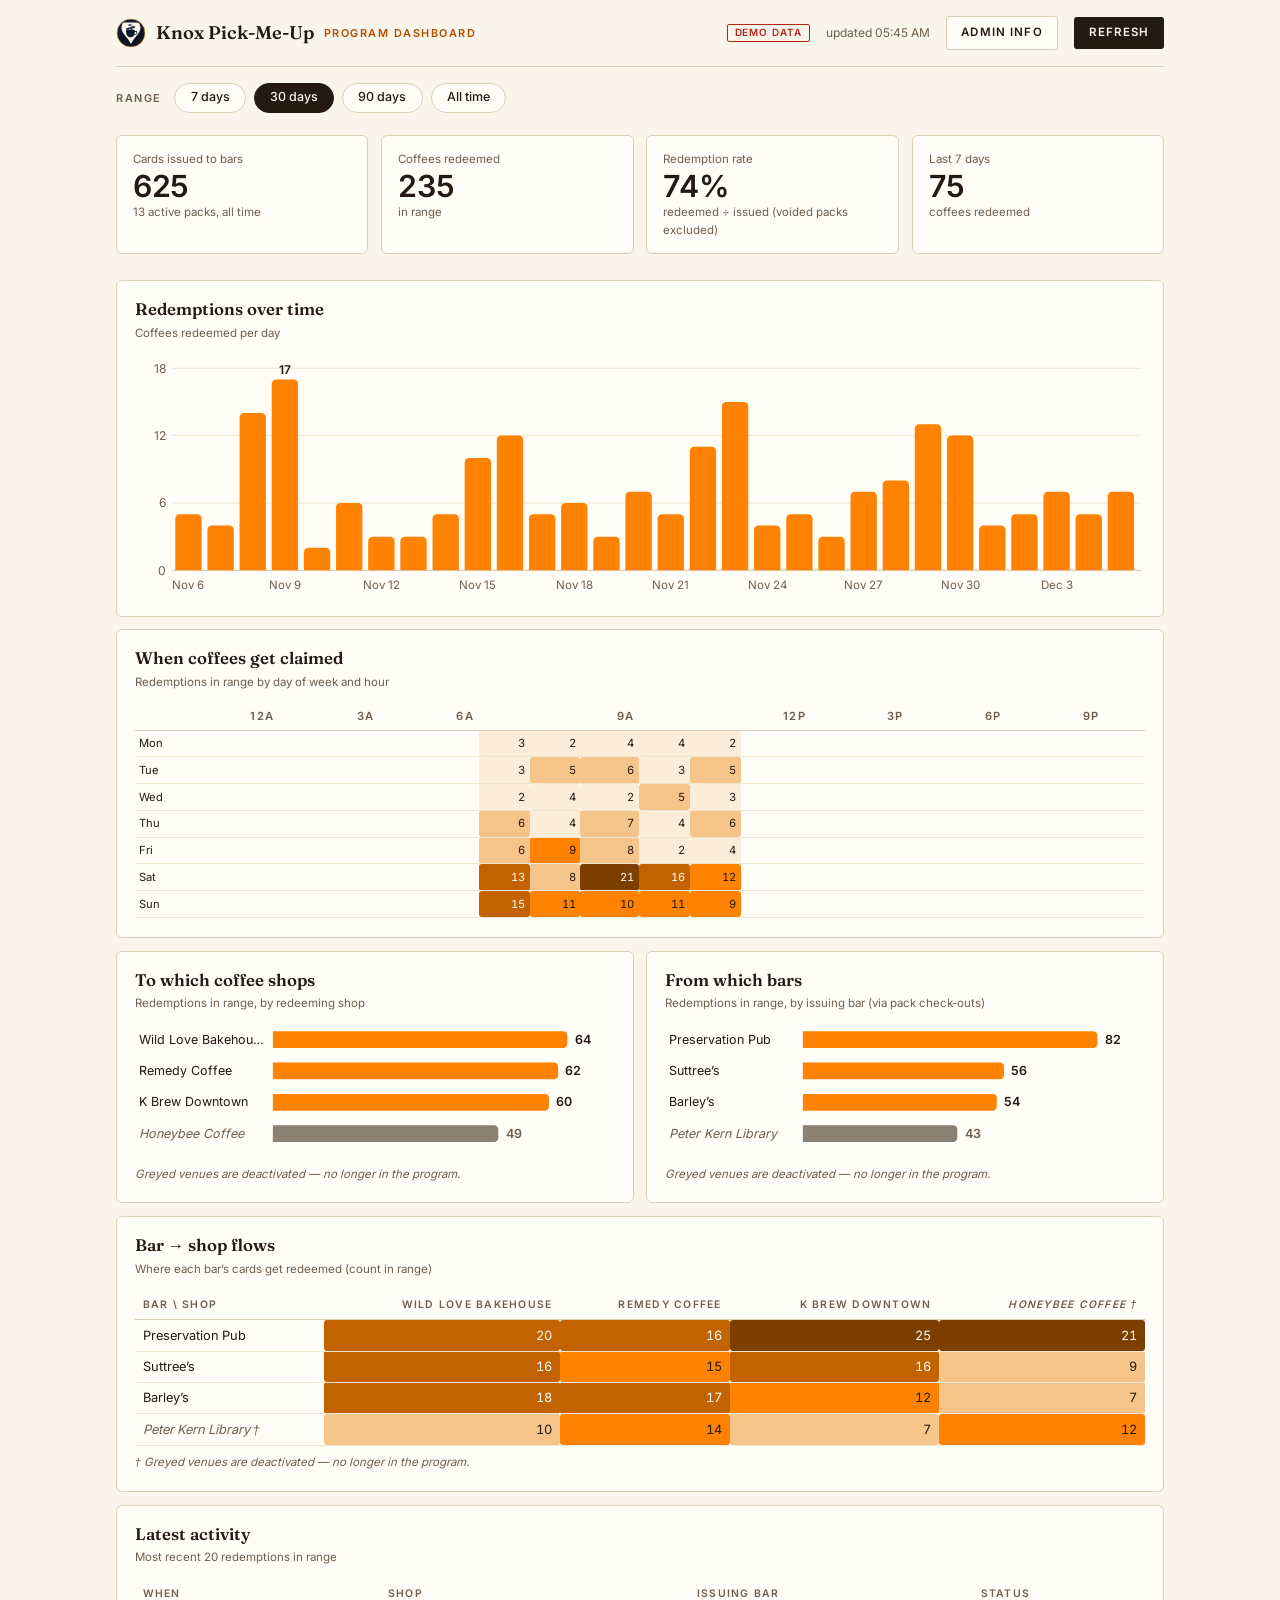
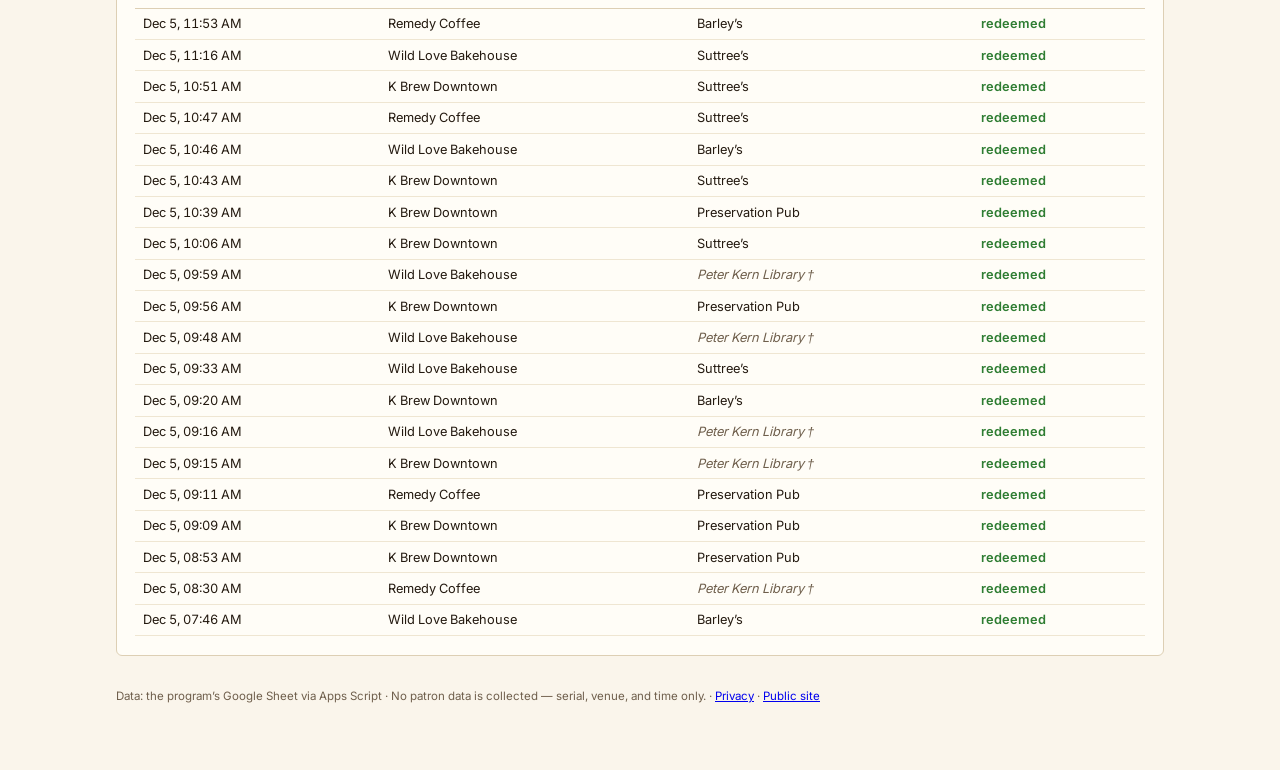
<file: dashboard.html>
<!DOCTYPE html>
<html lang="en">
<head>
<meta charset="UTF-8">
<meta name="viewport" content="width=device-width, initial-scale=1.0">
<meta name="robots" content="noindex">
<link rel="icon" type="image/svg+xml" href="assets/favicon.svg">
<title>Knox Pick-Me-Up — Program dashboard</title>
<!-- The dashboard now lives at /dashboard/. This stub forwards old links
     there, preserving any query and hash. -->
<script>location.replace('dashboard/' + location.search + location.hash);</script>
<meta http-equiv="refresh" content="0; url=dashboard/">
</head>
<body>
<p>Redirecting to the <a href="dashboard/">program dashboard</a>…</p>
</body>
</html>
</file>
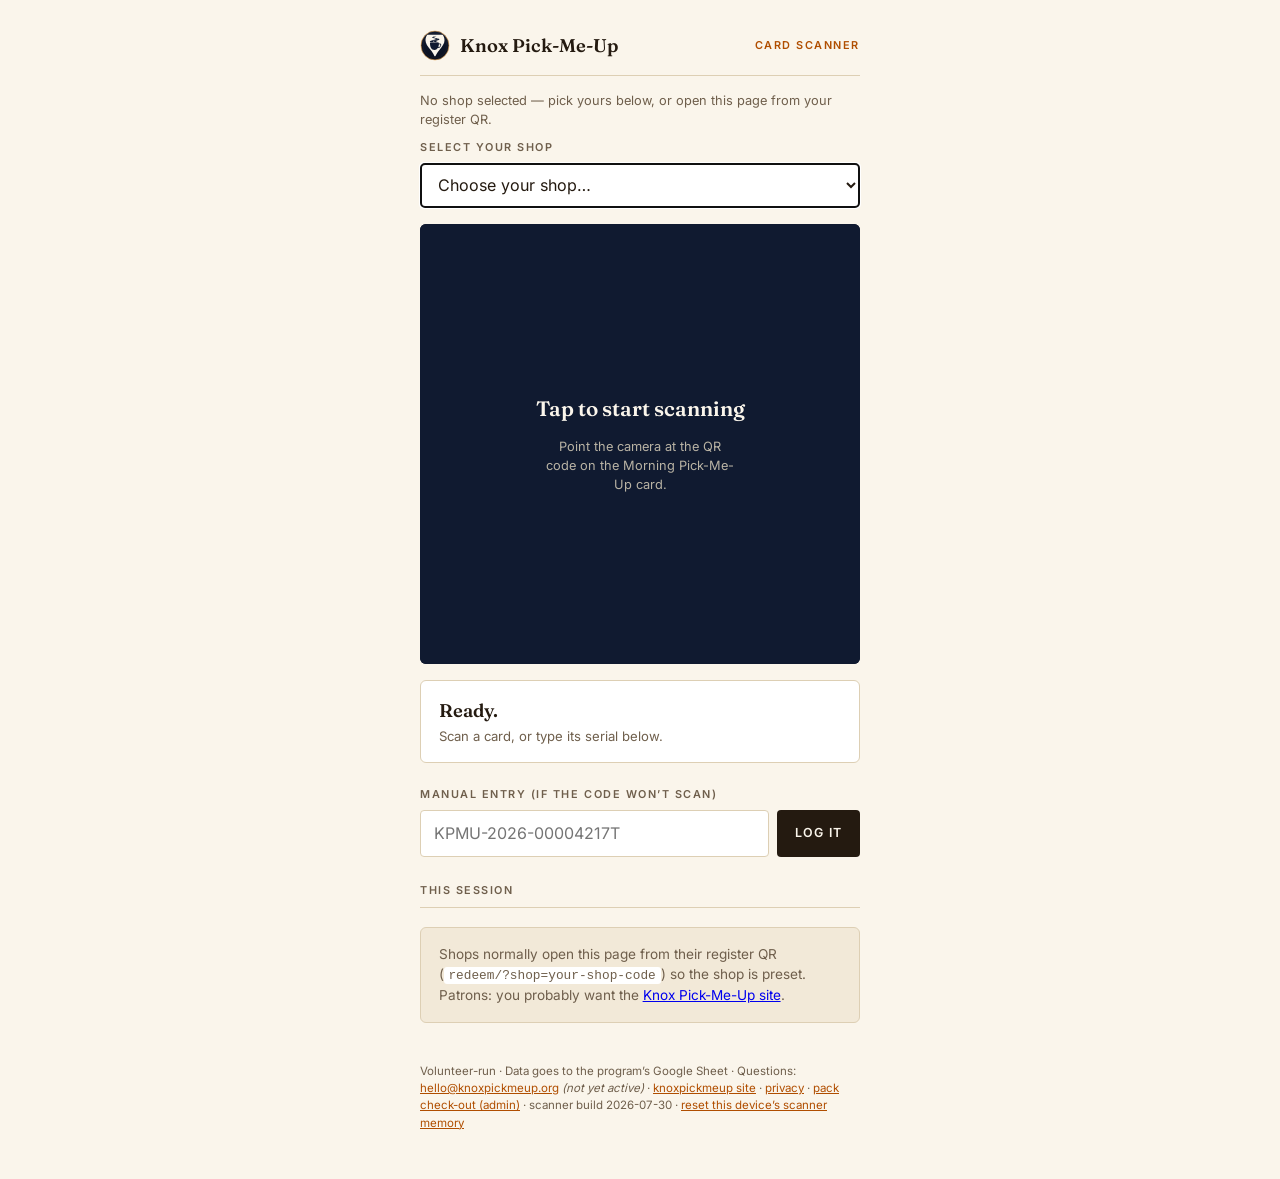
<file: redeem.html>
<!DOCTYPE html>
<html lang="en">
<head>
<meta charset="UTF-8">
<meta name="viewport" content="width=device-width, initial-scale=1.0">
<meta name="robots" content="noindex">
<link rel="icon" type="image/svg+xml" href="assets/favicon.svg">
<title>Knox Pick-Me-Up — Card Scanner</title>
<!-- The scanner now lives at /redeem/. This stub forwards old register-QR
     links (redeem.html?shop=…&k=…) there, preserving the query and hash. -->
<script>location.replace('redeem/' + location.search + location.hash);</script>
<meta http-equiv="refresh" content="0; url=redeem/">
</head>
<body>
<p>Redirecting to the <a href="redeem/">card scanner</a>…</p>
</body>
</html>
</file>
<file: assets/fonts/fonts.css>
@font-face {
  font-family: 'Fraunces';
  font-style: italic;
  font-weight: 400;
  font-display: swap;
  src: url('fraunces-400-italic-3.woff2') format('woff2');
}

@font-face {
  font-family: 'Fraunces';
  font-style: normal;
  font-weight: 400;
  font-display: swap;
  src: url('fraunces-400-normal-6.woff2') format('woff2');
}

@font-face {
  font-family: 'Fraunces';
  font-style: normal;
  font-weight: 600;
  font-display: swap;
  src: url('fraunces-600-normal-9.woff2') format('woff2');
}

@font-face {
  font-family: 'Inter';
  font-style: normal;
  font-weight: 400;
  font-display: swap;
  src: url('inter-400-normal-16.woff2') format('woff2');
}

@font-face {
  font-family: 'Inter';
  font-style: normal;
  font-weight: 500;
  font-display: swap;
  src: url('inter-500-normal-23.woff2') format('woff2');
}

@font-face {
  font-family: 'Inter';
  font-style: normal;
  font-weight: 600;
  font-display: swap;
  src: url('inter-600-normal-30.woff2') format('woff2');
}

@font-face {
  font-family: 'Cormorant';
  font-style: normal;
  font-weight: 700;
  font-display: swap;
  src: url('cormorant-700.woff2') format('woff2');
}
</file>
